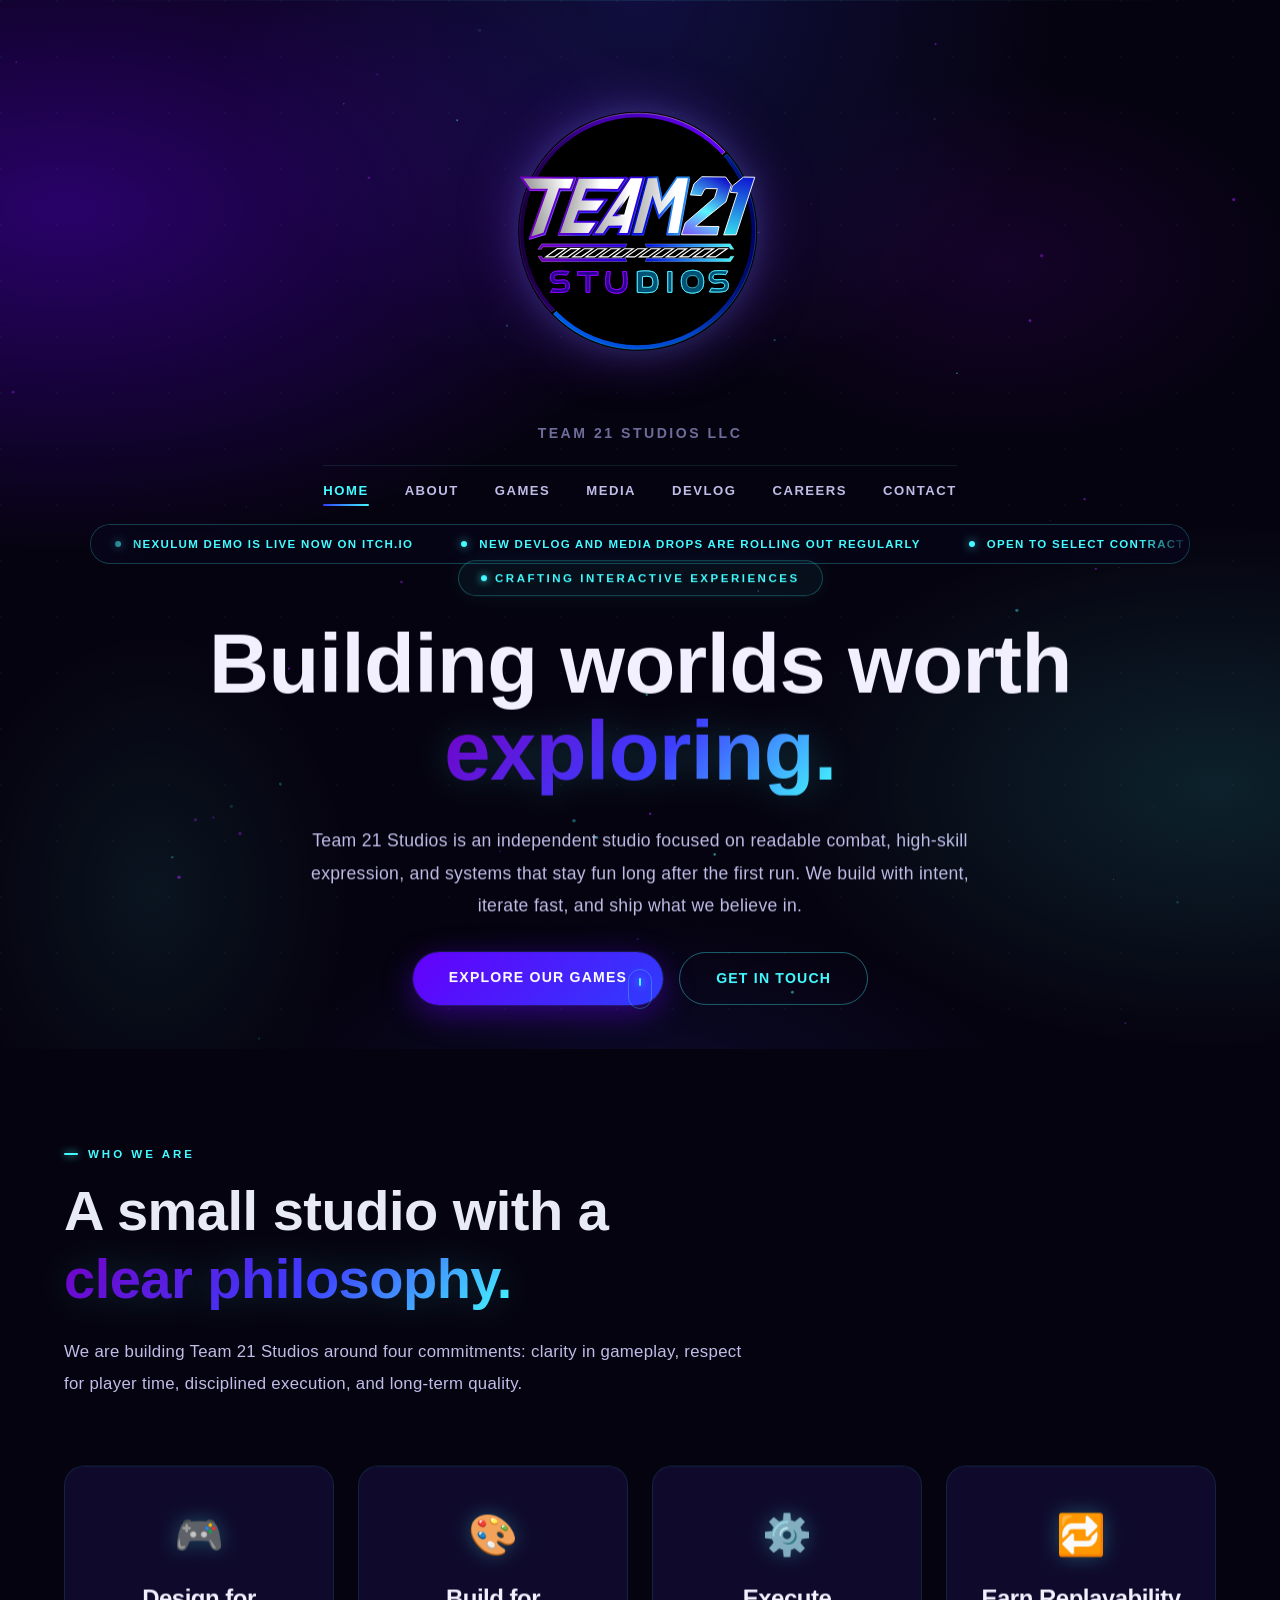
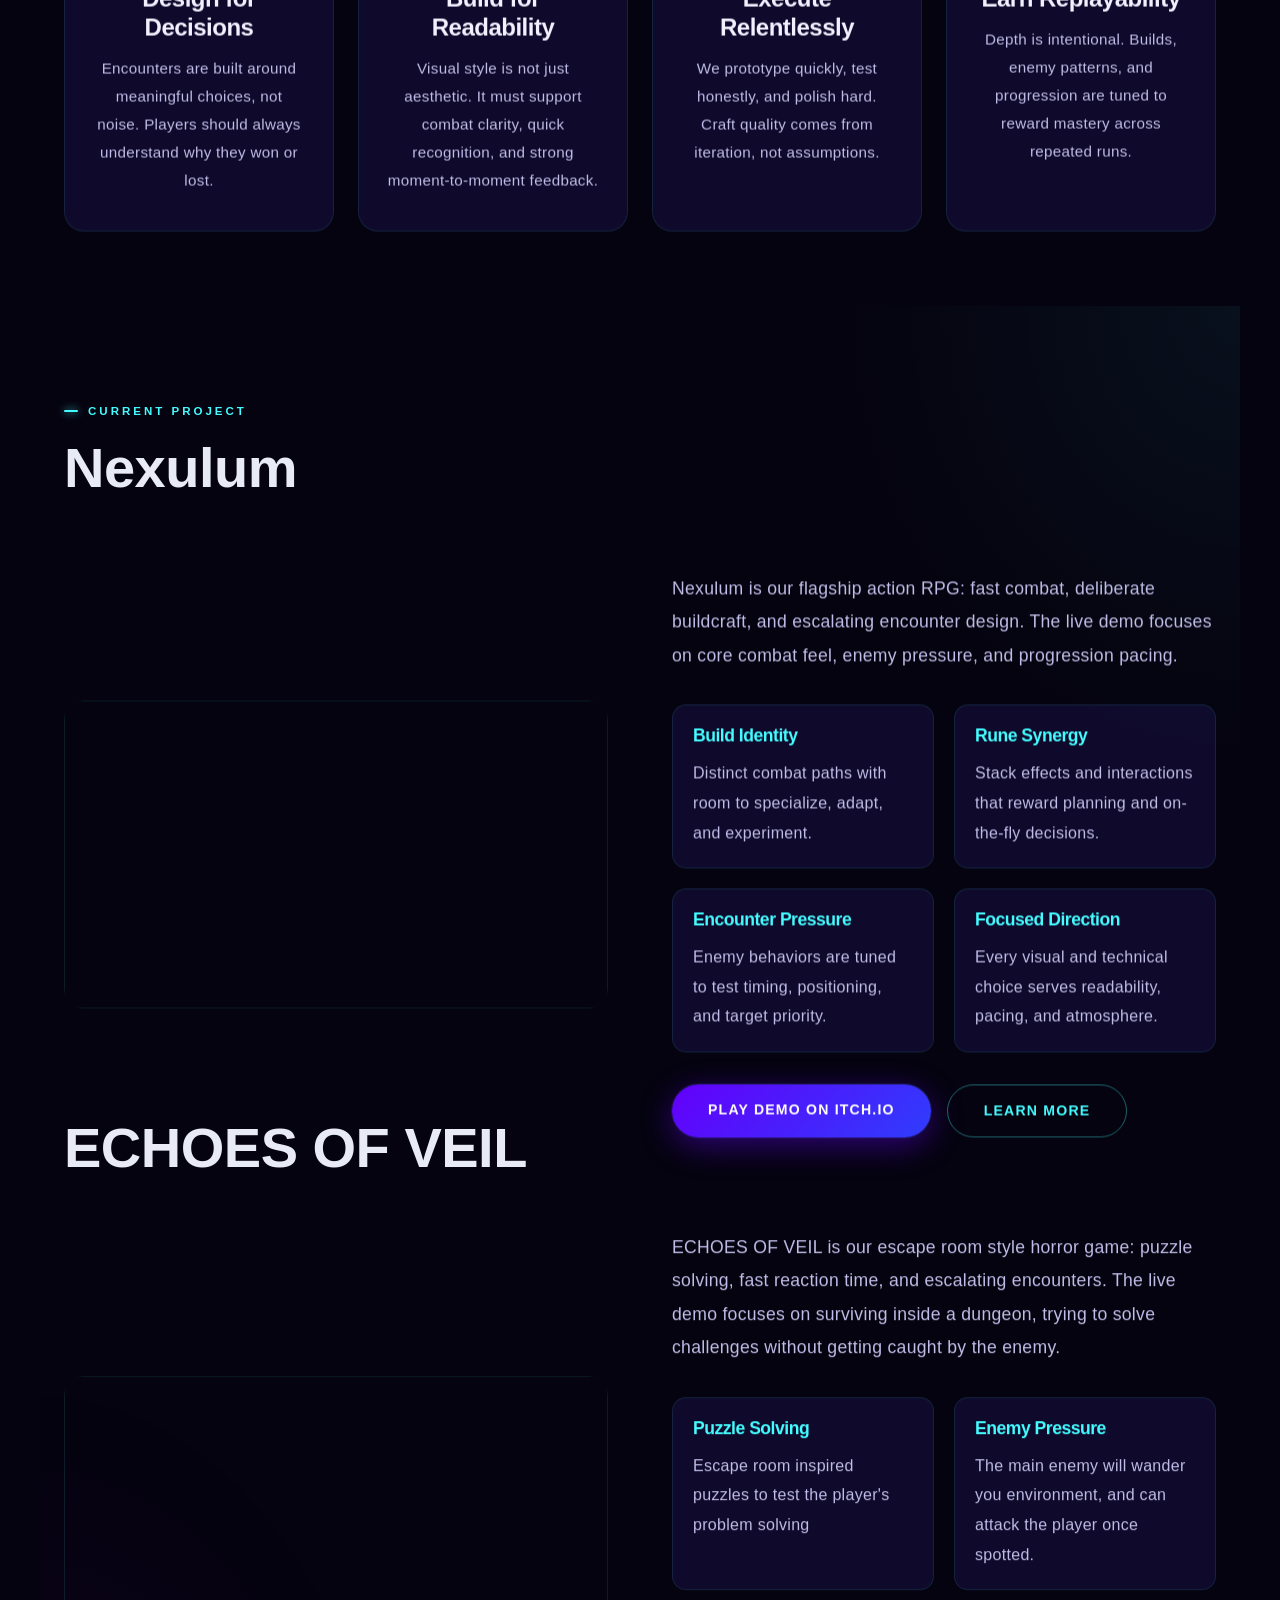
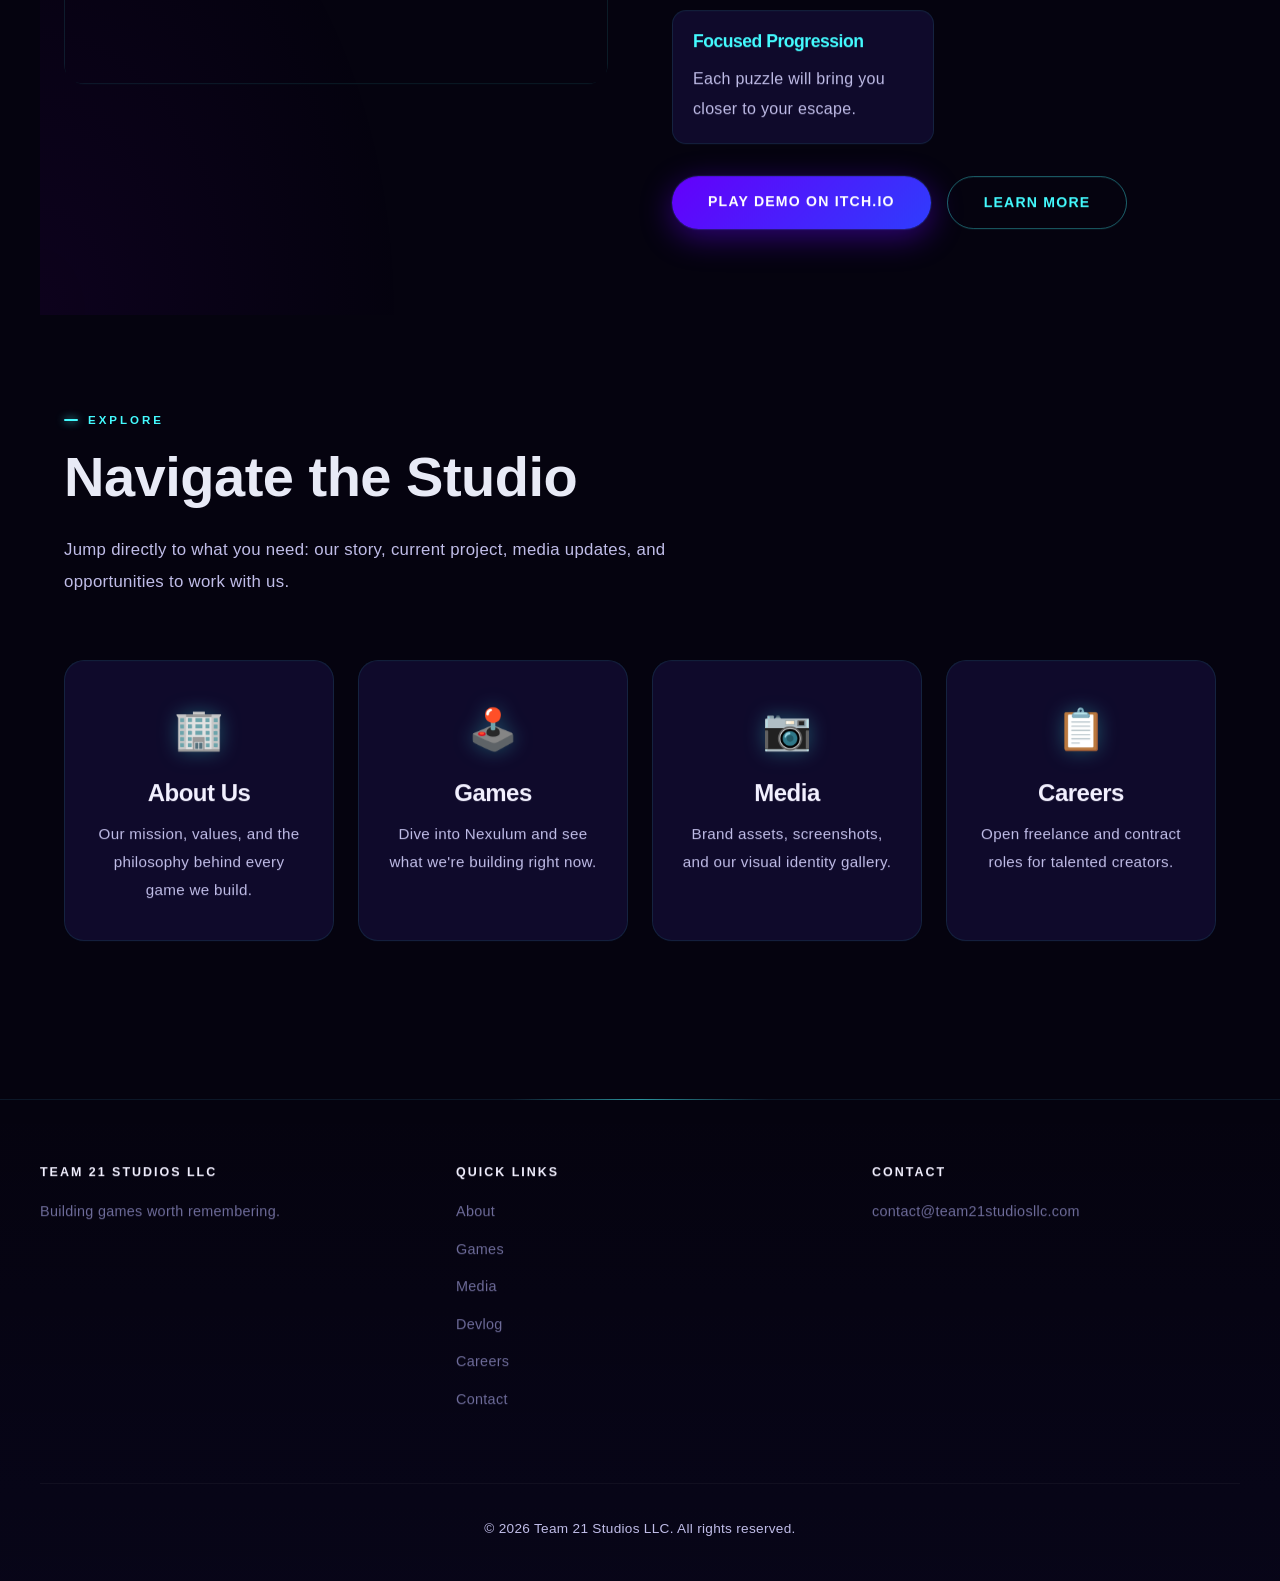
<file: index.html>
﻿<!DOCTYPE html>
<html lang="en">
<head>
  <meta charset="UTF-8" />
  <meta name="viewport" content="width=device-width, initial-scale=1.0" />
  <title>Team 21 Studios - Independent Game Development</title>
  <meta name="description" content="Team 21 Studios is an independent game development studio creating stylized, gameplay-first experiences. Explore Nexulum, media, and studio updates." />
  <link rel="canonical" href="https://team21studiosllc.com/" />
  <meta property="og:type" content="website" />
  <meta property="og:title" content="Team 21 Studios - Independent Game Development" />
  <meta property="og:description" content="Gameplay-first indie studio building Nexulum and future stylized experiences." />
  <meta property="og:url" content="https://team21studiosllc.com/" />
  <meta property="og:image" content="https://team21studiosllc.com/assets/T21S_logo_final.svg" />
  <meta name="twitter:card" content="summary_large_image" />
  <meta name="twitter:title" content="Team 21 Studios - Independent Game Development" />
  <meta name="twitter:description" content="Gameplay-first indie studio building Nexulum and future stylized experiences." />
  <meta name="twitter:image" content="https://team21studiosllc.com/assets/T21S_logo_final.svg" />
  <link rel="stylesheet" href="style.css?v=20260507d" />
  <link rel="icon" href="assets/T21S_logo_final.svg" type="image/svg+xml" />
  <!-- Google tag (gtag.js) -->
  <script async src="https://www.googletagmanager.com/gtag/js?id=G-SCTEXW3W62"></script>
  <script>
    window.dataLayer = window.dataLayer || [];
    function gtag(){dataLayer.push(arguments);}
    gtag('js', new Date());
    gtag('config', 'G-SCTEXW3W62');
  </script>
  <script src="script.js?v=20260507d" defer></script>
</head>
<body>
  <div class="ambient-bg" aria-hidden="true"></div>
  <div class="page-stars" aria-hidden="true"></div>
  <header class="hero">
    <canvas id="hero-particles" aria-hidden="true"></canvas>
    <nav class="navbar">
      <a class="logo" href="index.html" aria-label="Team 21 Studios home">
        <img src="assets/T21S_logo_final.svg" alt="Team 21 Studios logo" />
        <span class="logo-name">Team 21 Studios LLC</span>
      </a>
      <button class="nav-toggle" type="button" aria-label="Toggle navigation menu" aria-expanded="false">
        <span></span>
        <span></span>
        <span></span>
      </button>
      <div class="nav-links">
        <a class="active" href="index.html">Home</a>
        <a href="about.html">About</a>
        <a href="games.html">Games</a>
        <a href="media.html">Media</a>
        <a href="devlog.html">Devlog</a>
        <a href="careers.html">Careers</a>
        <a href="contact.html">Contact</a>
      </div>
    </nav>

    <section class="hero-content">
      <div class="hero-badge">Crafting Interactive Experiences</div>
      <h2>Building worlds worth<br><span class="gradient-text">exploring.</span></h2>
      <p>
        Team 21 Studios is an independent studio focused on readable combat,
        high-skill expression, and systems that stay fun long after the first run.
        We build with intent, iterate fast, and ship what we believe in.
      </p>
      <div class="button-group">
        <a class="button button-primary" href="games.html">Explore Our Games</a>
        <a class="button button-secondary" href="contact.html">Get In Touch</a>
      </div>
    </section>

    <div class="scroll-indicator">
      <span></span>
    </div>
  </header>

  <main>
    <!-- Studio Identity -->
    <section class="section about-section">
      <div class="section-label">Who We Are</div>
      <h2>A small studio with a<br><span class="gradient-text">clear philosophy.</span></h2>
      <p class="section-intro">
        We are building Team 21 Studios around four commitments: clarity in gameplay,
        respect for player time, disciplined execution, and long-term quality.
      </p>
      <div class="about-grid">
        <div class="about-card">
          <span class="card-icon">&#x1F3AE;</span>
          <h3>Design for Decisions</h3>
          <p>Encounters are built around meaningful choices, not noise. Players should always understand why they won or lost.</p>
        </div>
        <div class="about-card">
          <span class="card-icon">&#x1F3A8;</span>
          <h3>Build for Readability</h3>
          <p>Visual style is not just aesthetic. It must support combat clarity, quick recognition, and strong moment-to-moment feedback.</p>
        </div>
        <div class="about-card">
          <span class="card-icon">&#x2699;&#xFE0F;</span>
          <h3>Execute Relentlessly</h3>
          <p>We prototype quickly, test honestly, and polish hard. Craft quality comes from iteration, not assumptions.</p>
        </div>
        <div class="about-card">
          <span class="card-icon">&#x1F501;</span>
          <h3>Earn Replayability</h3>
          <p>Depth is intentional. Builds, enemy patterns, and progression are tuned to reward mastery across repeated runs.</p>
        </div>
      </div>
    </section>

    <!-- Current Project Spotlight -->
    <section class="section featured-game">
      <div class="section-label">Current Project</div>
      <h2>Nexulum</h2>
      <div class="featured-content">
        <div class="game-showcase">
          <div style="position:relative;padding-bottom:56.25%;height:0;overflow:hidden;border-radius:16px;border:1px solid var(--card-border);">
            <iframe
              src="https://www.youtube.com/embed/R0Y0dgRKFQM"
              title="Nexulum Official Trailer"
              frameborder="0"
              allow="accelerometer; autoplay; clipboard-write; encrypted-media; gyroscope; picture-in-picture"
              allowfullscreen
              style="position:absolute;top:0;left:0;width:100%;height:100%;">
            </iframe>
          </div>
        </div>
        <div class="game-details">
          <p class="lead-text">
            Nexulum is our flagship action RPG: fast combat, deliberate buildcraft,
            and escalating encounter design. The live demo focuses on core combat feel,
            enemy pressure, and progression pacing.
          </p>
          <div class="features-grid">
            <div class="feature">
              <h4>Build Identity</h4>
              <p>Distinct combat paths with room to specialize, adapt, and experiment.</p>
            </div>
            <div class="feature">
              <h4>Rune Synergy</h4>
              <p>Stack effects and interactions that reward planning and on-the-fly decisions.</p>
            </div>
            <div class="feature">
              <h4>Encounter Pressure</h4>
              <p>Enemy behaviors are tuned to test timing, positioning, and target priority.</p>
            </div>
            <div class="feature">
              <h4>Focused Direction</h4>
              <p>Every visual and technical choice serves readability, pacing, and atmosphere.</p>
            </div>
          </div>
          <div class="button-group" style="justify-content:flex-start;">
            <a class="button button-primary" href="https://team-21-studios-llc.itch.io/nexulum" target="_blank" rel="noopener">Play Demo on itch.io</a>
            <a class="button button-secondary" href="games.html">Learn More</a>
          </div>
        </div>
      </div>
      <h2>ECHOES OF VEIL</h2>
      <div class="featured-content">
        <div class="game-showcase">
          <div style="position:relative;padding-bottom:56.25%;height:0;overflow:hidden;border-radius:16px;border:1px solid var(--card-border);">
            <iframe
                    src="https://www.youtube.com/embed/XEdjW7ewRPM?si=nqcx4ilghknXZS2h"
                    title="ECHOES OF VEIL Official Trailer"
                    frameborder="0"
                    allow="accelerometer; autoplay; clipboard-write; encrypted-media; gyroscope; picture-in-picture"
                    allowfullscreen
                    style="position:absolute;top:0;left:0;width:100%;height:100%;">
            </iframe>
          </div>
        </div>
        <div class="game-details">
          <p class="lead-text">
            ECHOES OF VEIL is our escape room style horror game: puzzle solving, fast reaction time,
            and escalating encounters. The live demo focuses on surviving inside a dungeon, trying to
            solve challenges without getting caught by the enemy.
          </p>
          <div class="features-grid">
            <div class="feature">
              <h4>Puzzle Solving</h4>
              <p>Escape room inspired puzzles to test the player's problem solving</p>
            </div>
            <div class="feature">
              <h4>Enemy Pressure</h4>
              <p>The main enemy will wander you environment, and can attack the player once spotted.</p>
            </div>
            <div class="feature">
              <h4>Focused Progression</h4>
              <p>Each puzzle will bring you closer to your escape.</p>
            </div>
          </div>
          <div class="button-group" style="justify-content:flex-start;">
            <a class="button button-primary" href="https://team-21-studios-llc.itch.io/echoes-of-veil-demo" target="_blank" rel="noopener">Play Demo on itch.io</a>
            <a class="button button-secondary" href="games.html">Learn More</a>
          </div>
        </div>
      </div>
    </section>

    <!-- Navigation Cards -->
    <section class="section">
      <div class="section-label">Explore</div>
      <h2>Navigate the Studio</h2>
      <p class="section-intro">
        Jump directly to what you need: our story, current project, media updates, and opportunities to work with us.
      </p>
      <div class="about-grid">
        <a class="about-card" href="about.html">
          <span class="card-icon">&#x1F3E2;</span>
          <h3>About Us</h3>
          <p>Our mission, values, and the philosophy behind every game we build.</p>
        </a>
        <a class="about-card" href="games.html">
          <span class="card-icon">&#x1F579;&#xFE0F;</span>
          <h3>Games</h3>
          <p>Dive into Nexulum and see what we're building right now.</p>
        </a>
        <a class="about-card" href="media.html">
          <span class="card-icon">&#x1F4F7;</span>
          <h3>Media</h3>
          <p>Brand assets, screenshots, and our visual identity gallery.</p>
        </a>
        <a class="about-card" href="careers.html">
          <span class="card-icon">&#x1F4CB;</span>
          <h3>Careers</h3>
          <p>Open freelance and contract roles for talented creators.</p>
        </a>
      </div>
    </section>
  </main>

  <footer class="footer">
    <div class="footer-content">
      <div class="footer-section">
        <h4>Team 21 Studios LLC</h4>
        <p>Building games worth remembering.</p>
      </div>
      <div class="footer-section">
        <h4>Quick Links</h4>
        <ul>
          <li><a href="about.html">About</a></li>
          <li><a href="games.html">Games</a></li>
          <li><a href="media.html">Media</a></li>
          <li><a href="devlog.html">Devlog</a></li>
          <li><a href="careers.html">Careers</a></li>
          <li><a href="contact.html">Contact</a></li>
        </ul>
      </div>
      <div class="footer-section">
        <h4>Contact</h4>
        <ul>
          <li><a href="mailto:contact@team21studiosllc.com">contact@team21studiosllc.com</a></li>
        </ul>
      </div>
    </div>
    <div class="footer-bottom">
      <p>&copy; 2026 Team 21 Studios LLC. All rights reserved.</p>
    </div>
  </footer>
</body>
</html>
</file>
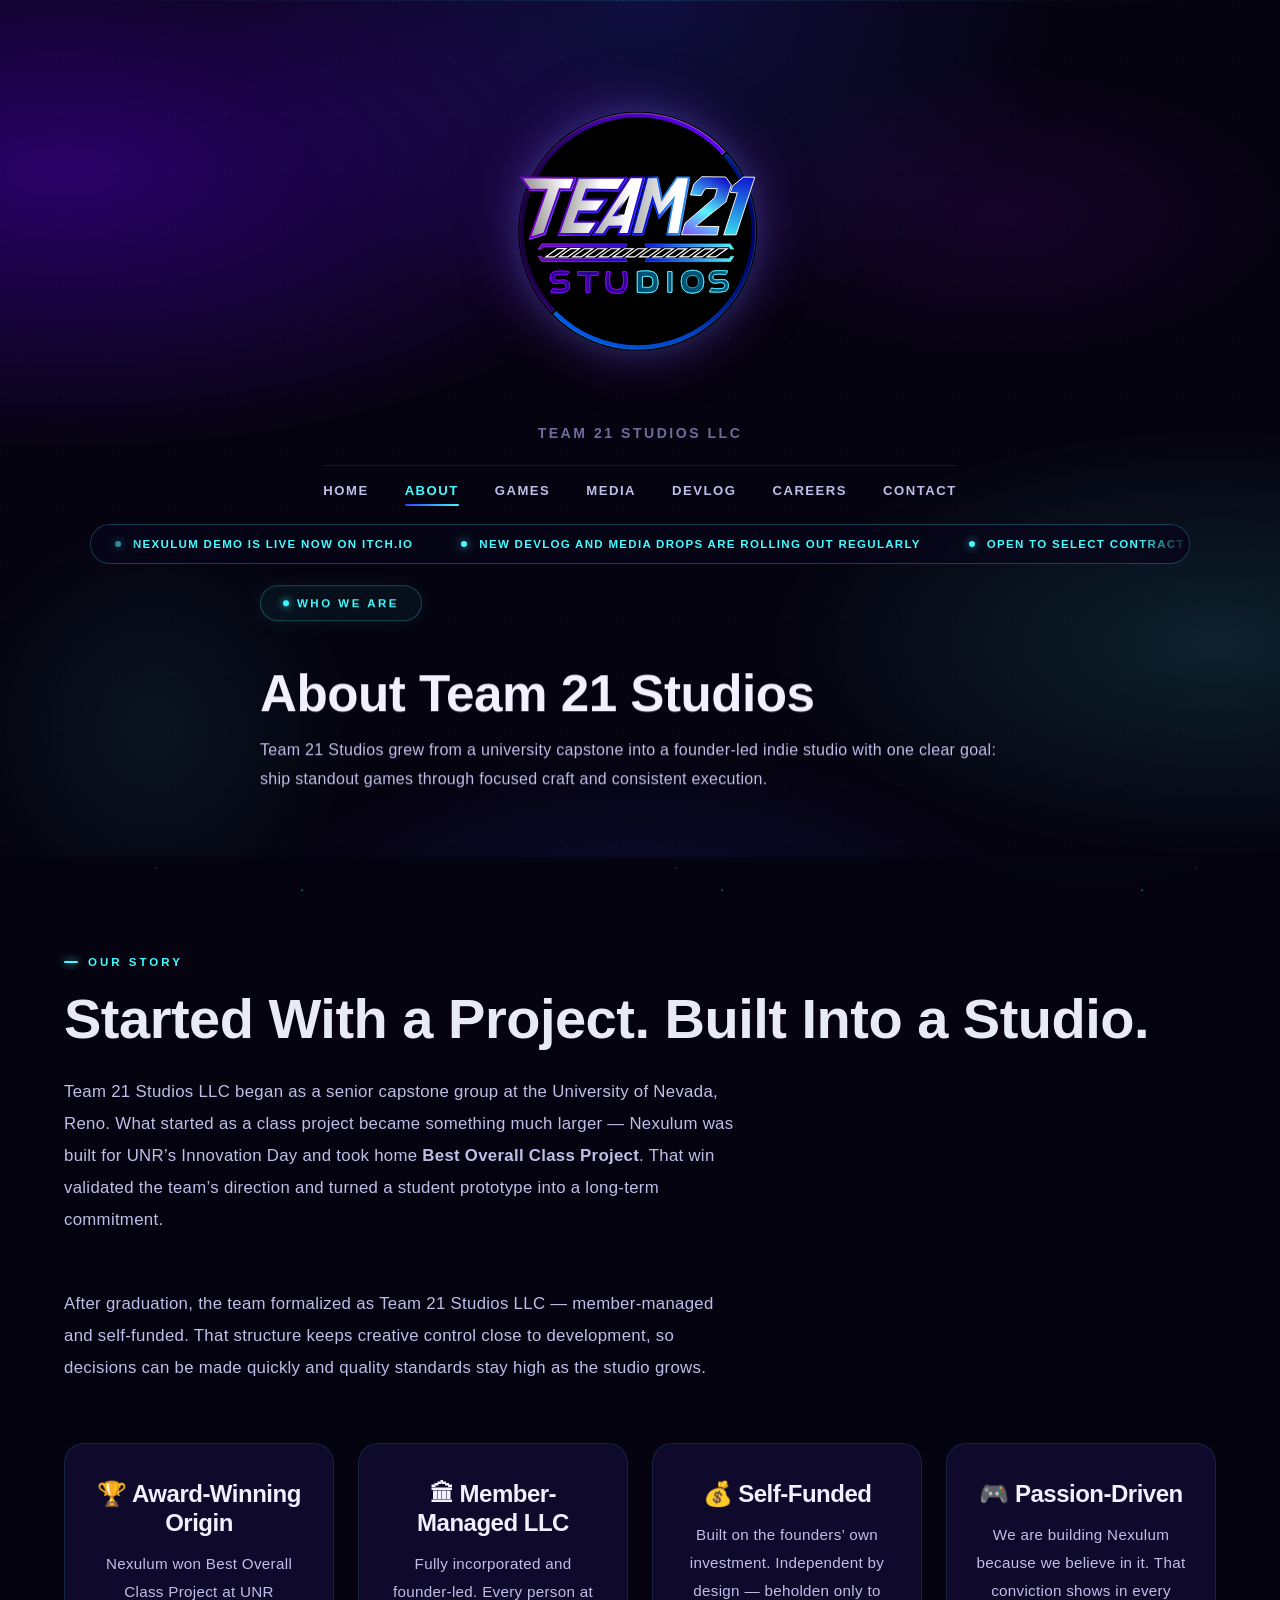
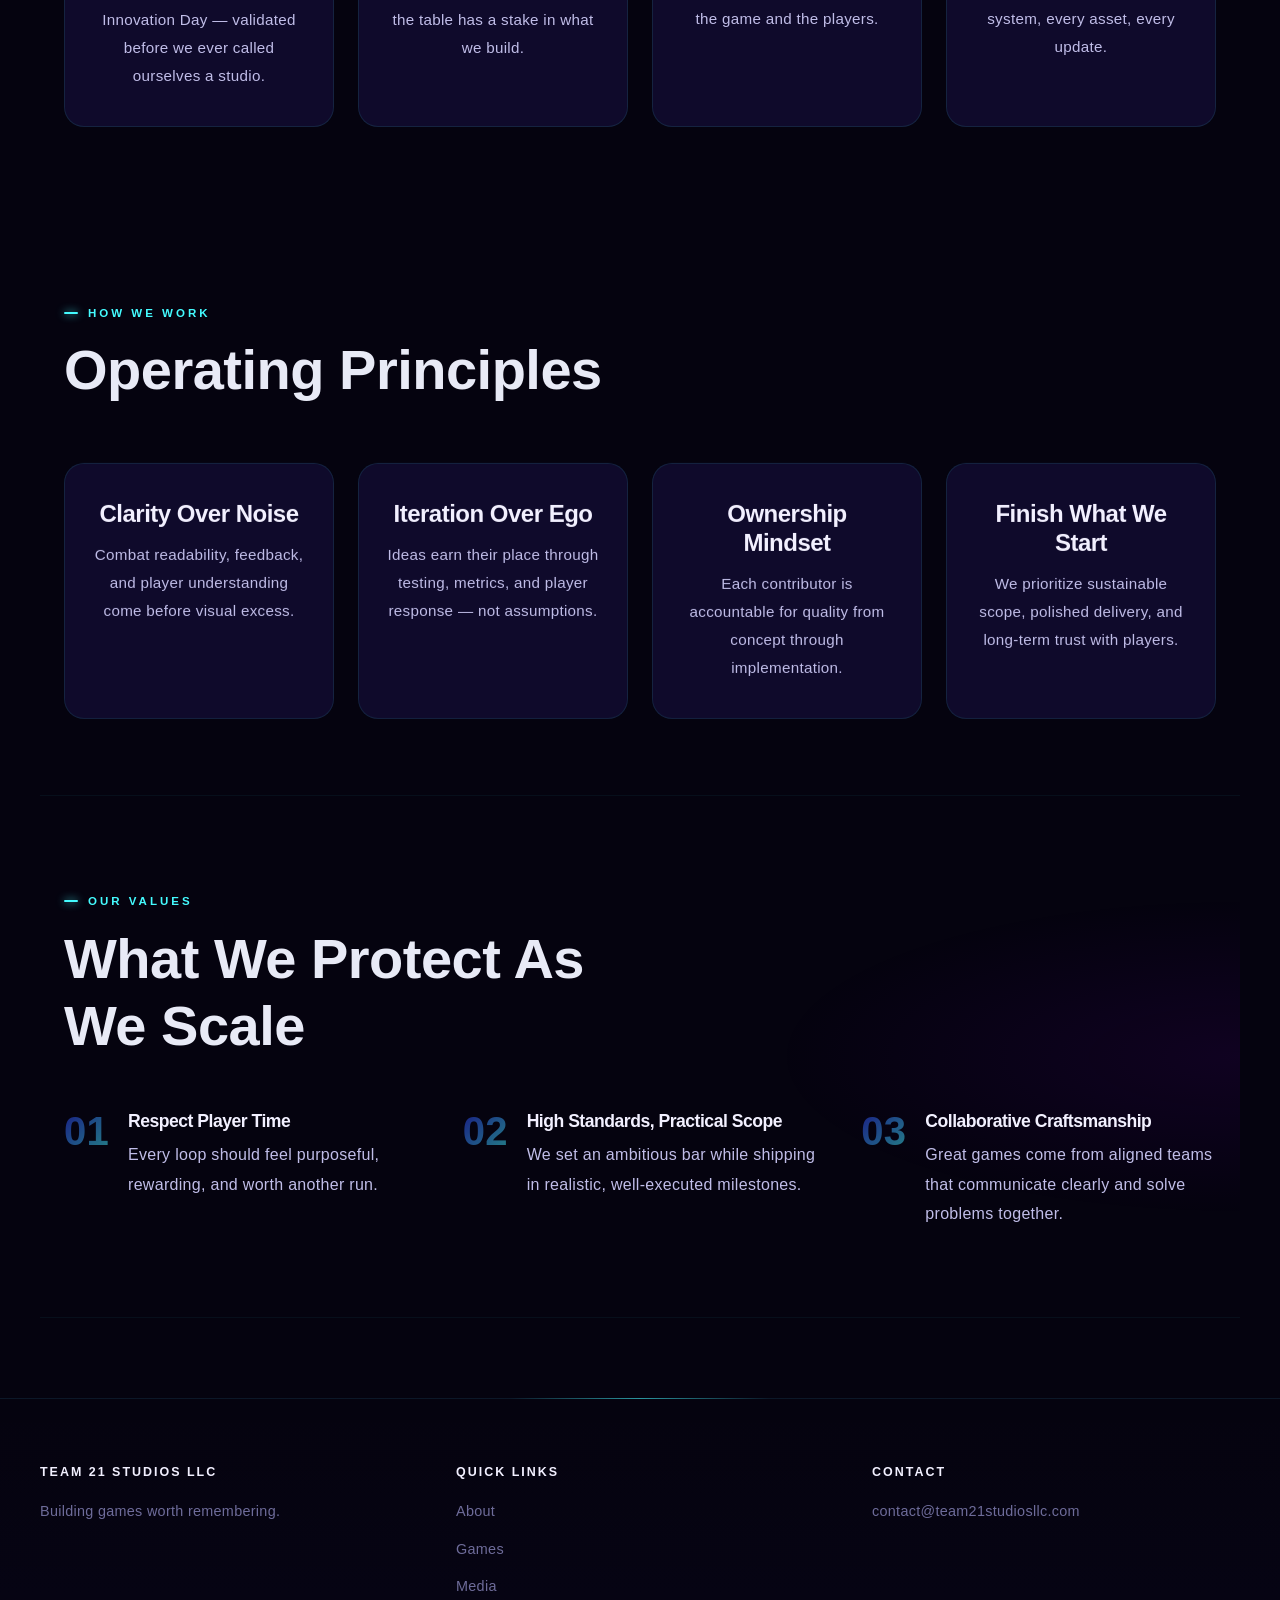
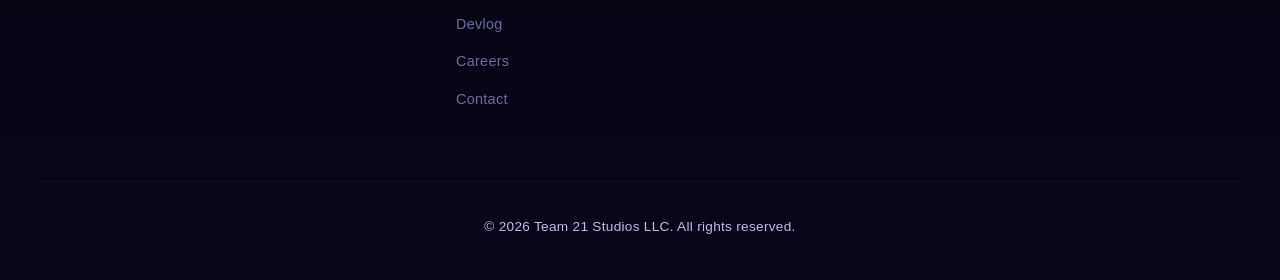
<file: about.html>
﻿<!DOCTYPE html>
<html lang="en">
<head>
  <meta charset="UTF-8" />
  <meta name="viewport" content="width=device-width, initial-scale=1.0" />
  <title>About - Team 21 Studios</title>
  <meta name="description" content="Learn how Team 21 Studios grew from a UNR capstone project into an award-winning indie game studio and LLC." />
  <link rel="canonical" href="https://team21studiosllc.com/about.html" />
  <meta property="og:type" content="website" />
  <meta property="og:title" content="About Team 21 Studios" />
  <meta property="og:description" content="The origin story, values, and mission behind Team 21 Studios LLC." />
  <meta property="og:url" content="https://team21studiosllc.com/about.html" />
  <meta property="og:image" content="https://team21studiosllc.com/assets/T21S_logo_final.svg" />
  <meta name="twitter:card" content="summary_large_image" />
  <meta name="twitter:title" content="About Team 21 Studios" />
  <meta name="twitter:description" content="The origin story, values, and mission behind Team 21 Studios LLC." />
  <meta name="twitter:image" content="https://team21studiosllc.com/assets/T21S_logo_final.svg" />
  <link rel="stylesheet" href="style.css?v=20260507d" />
  <link rel="icon" href="assets/T21S_logo_final.svg" type="image/svg+xml" />
  <!-- Google tag (gtag.js) -->
  <script async src="https://www.googletagmanager.com/gtag/js?id=G-SCTEXW3W62"></script>
  <script>
    window.dataLayer = window.dataLayer || [];
    function gtag(){dataLayer.push(arguments);}
    gtag('js', new Date());
    gtag('config', 'G-SCTEXW3W62');
  </script>
  <script src="script.js?v=20260507d" defer></script>
</head>
<body>
  <div class="ambient-bg" aria-hidden="true"></div>
  <div class="page-stars" aria-hidden="true"></div>
  <header class="hero page-hero">
    <nav class="navbar">
      <a class="logo" href="index.html" aria-label="Team 21 Studios home">
        <img src="assets/T21S_logo_final.svg" alt="Team 21 Studios logo" />
        <span class="logo-name">Team 21 Studios LLC</span>
      </a>
      <button class="nav-toggle" type="button" aria-label="Toggle navigation menu" aria-expanded="false">
        <span></span>
        <span></span>
        <span></span>
      </button>
      <div class="nav-links">
        <a href="index.html">Home</a>
        <a class="active" href="about.html">About</a>
        <a href="games.html">Games</a>
        <a href="media.html">Media</a>
        <a href="devlog.html">Devlog</a>
        <a href="careers.html">Careers</a>
        <a href="contact.html">Contact</a>
      </div>
    </nav>
    <div class="page-title-wrap">
      <div class="hero-badge">Who We Are</div>
      <h1>About Team 21 Studios</h1>
      <p>
        Team 21 Studios grew from a university capstone into a founder-led indie studio with
        one clear goal: ship standout games through focused craft and consistent execution.
      </p>
    </div>
  </header>

  <main>

    <!-- Origin Story -->
    <section class="section">
      <div class="section-label">Our Story</div>
      <h2>Started With a Project. Built Into a Studio.</h2>
      <p class="section-intro">
        Team 21 Studios LLC began as a senior capstone group at the University of Nevada, Reno.
        What started as a class project became something much larger &#x2014; Nexulum was built
        for UNR&#x2019;s Innovation Day and took home <strong>Best Overall Class Project</strong>.
        That win validated the team&#x2019;s direction and turned a student prototype into a long-term commitment.
      </p>
      <p class="section-intro" style="margin-top:16px;">
        After graduation, the team formalized as Team 21 Studios LLC &#x2014; member-managed and
        self-funded. That structure keeps creative control close to development, so decisions can be
        made quickly and quality standards stay high as the studio grows.
      </p>
      <div class="about-grid" style="margin-top:48px;">
        <div class="about-card">
          <h3>&#x1F3C6; Award-Winning Origin</h3>
          <p>Nexulum won Best Overall Class Project at UNR Innovation Day &#x2014; validated before we ever called ourselves a studio.</p>
        </div>
        <div class="about-card">
          <h3>&#x1F3DB; Member-Managed LLC</h3>
          <p>Fully incorporated and founder-led. Every person at the table has a stake in what we build.</p>
        </div>
        <div class="about-card">
          <h3>&#x1F4B0; Self-Funded</h3>
          <p>Built on the founders&#x2019; own investment. Independent by design &#x2014; beholden only to the game and the players.</p>
        </div>
        <div class="about-card">
          <h3>&#x1F3AE; Passion-Driven</h3>
          <p>We are building Nexulum because we believe in it. That conviction shows in every system, every asset, every update.</p>
        </div>
      </div>
    </section>

    <section class="section about-section">
      <div class="section-label">How We Work</div>
      <h2>Operating Principles</h2>
      <div class="about-grid">
        <div class="about-card">
          <h3>Clarity Over Noise</h3>
          <p>Combat readability, feedback, and player understanding come before visual excess.</p>
        </div>
        <div class="about-card">
          <h3>Iteration Over Ego</h3>
          <p>Ideas earn their place through testing, metrics, and player response &#x2014; not assumptions.</p>
        </div>
        <div class="about-card">
          <h3>Ownership Mindset</h3>
          <p>Each contributor is accountable for quality from concept through implementation.</p>
        </div>
        <div class="about-card">
          <h3>Finish What We Start</h3>
          <p>We prioritize sustainable scope, polished delivery, and long-term trust with players.</p>
        </div>
      </div>
    </section>

    <section class="section vision-section">
      <div class="vision-content">
        <div class="section-label">Our Values</div>
        <h2>What We Protect As We Scale</h2>
        <div class="values-list">
          <div class="value-item">
            <span class="value-number">01</span>
            <h4>Respect Player Time</h4>
            <p>Every loop should feel purposeful, rewarding, and worth another run.</p>
          </div>
          <div class="value-item">
            <span class="value-number">02</span>
            <h4>High Standards, Practical Scope</h4>
            <p>We set an ambitious bar while shipping in realistic, well-executed milestones.</p>
          </div>
          <div class="value-item">
            <span class="value-number">03</span>
            <h4>Collaborative Craftsmanship</h4>
            <p>Great games come from aligned teams that communicate clearly and solve problems together.</p>
          </div>
        </div>
      </div>
    </section>
  </main>

  <footer class="footer">
    <div class="footer-content">
      <div class="footer-section">
        <h4>Team 21 Studios LLC</h4>
        <p>Building games worth remembering.</p>
      </div>
      <div class="footer-section">
        <h4>Quick Links</h4>
        <ul>
          <li><a href="about.html">About</a></li>
          <li><a href="games.html">Games</a></li>
          <li><a href="media.html">Media</a></li>
          <li><a href="devlog.html">Devlog</a></li>
          <li><a href="careers.html">Careers</a></li>
          <li><a href="contact.html">Contact</a></li>
        </ul>
      </div>
      <div class="footer-section">
        <h4>Contact</h4>
        <ul>
          <li><a href="mailto:contact@team21studiosllc.com">contact@team21studiosllc.com</a></li>
        </ul>
      </div>
    </div>
    <div class="footer-bottom">
      <p>&copy; 2026 Team 21 Studios LLC. All rights reserved.</p>
    </div>
  </footer>
</body>
</html>
</file>
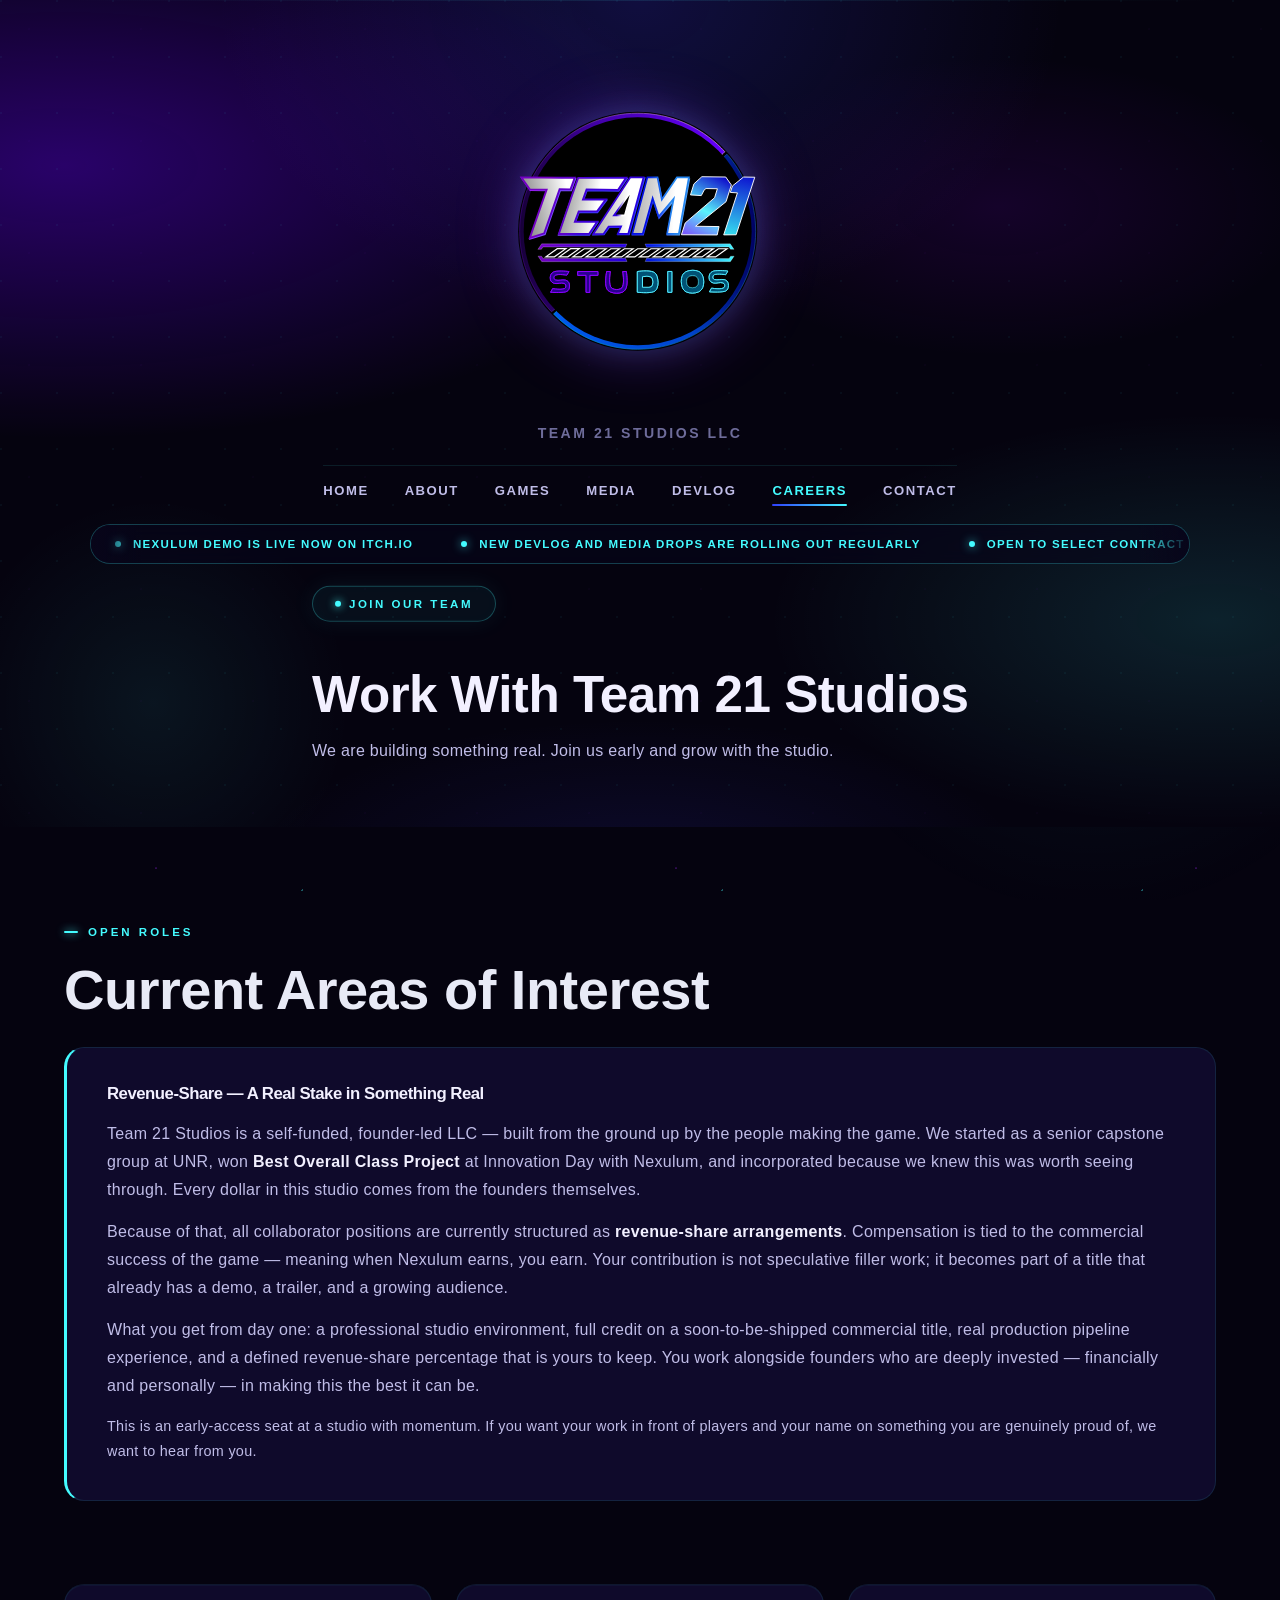
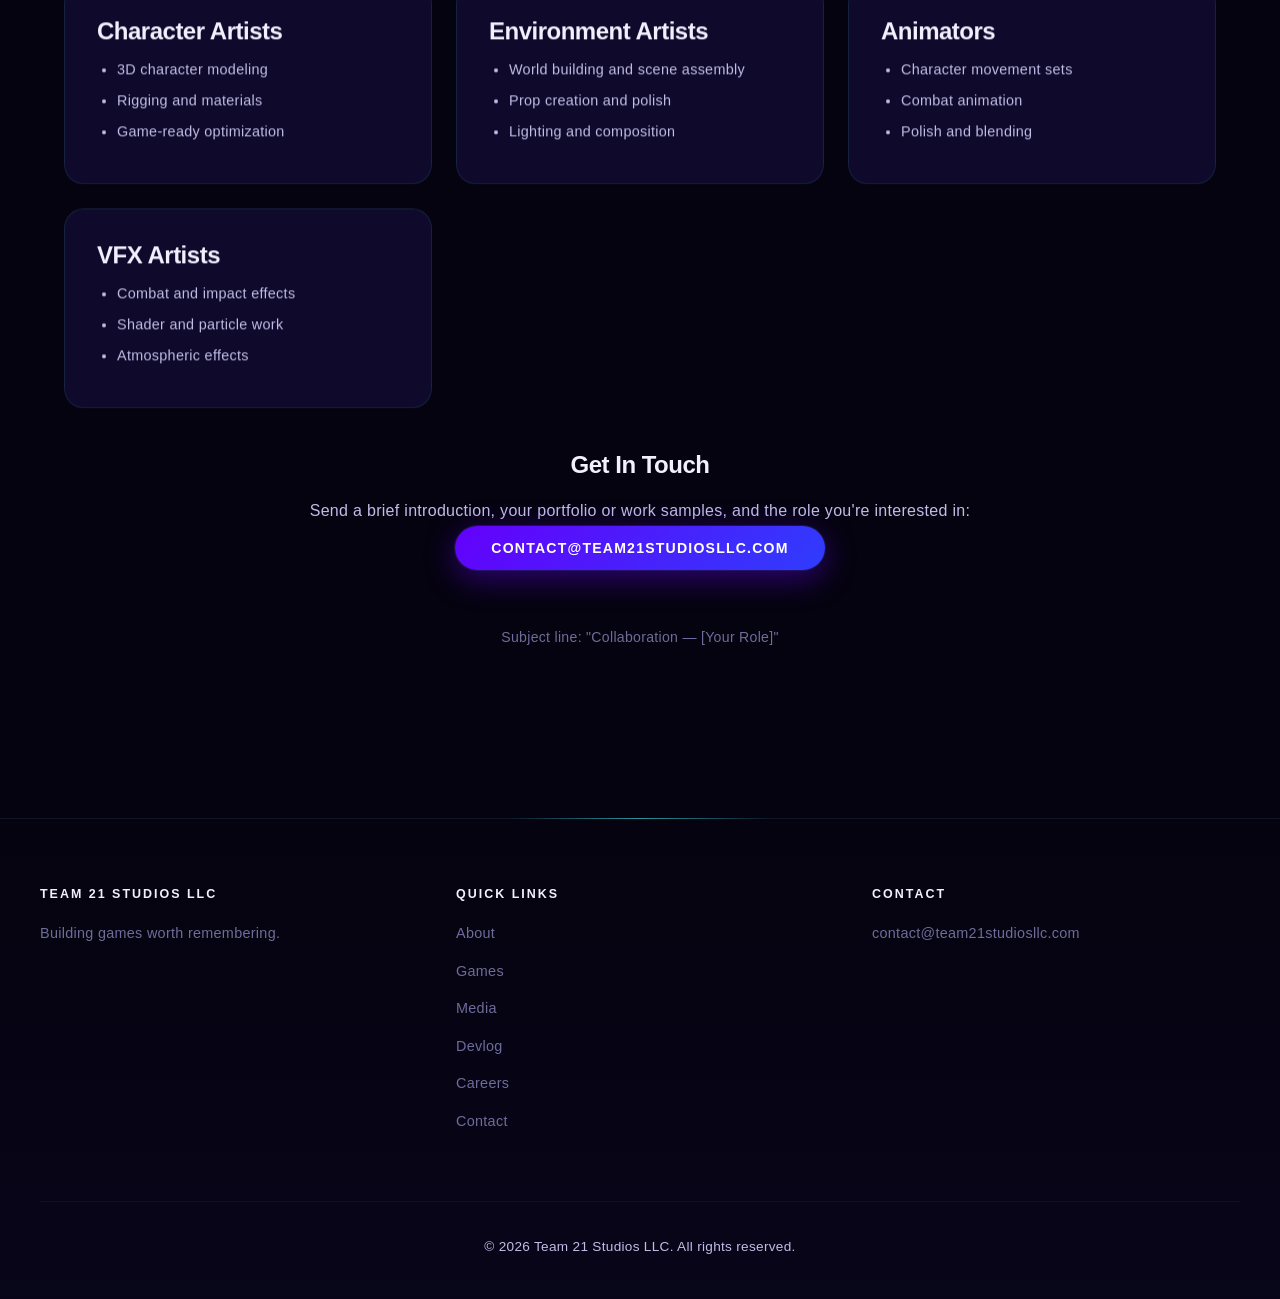
<file: careers.html>
﻿<!DOCTYPE html>
<html lang="en">
<head>
  <meta charset="UTF-8" />
  <meta name="viewport" content="width=device-width, initial-scale=1.0" />
  <title>Careers - Team 21 Studios</title>
  <meta name="description" content="Join Team 21 Studios in early-stage roles focused on art, animation, VFX, and game development collaboration." />
  <link rel="canonical" href="https://team21studiosllc.com/careers.html" />
  <meta property="og:type" content="website" />
  <meta property="og:title" content="Careers - Team 21 Studios" />
  <meta property="og:description" content="Open collaboration opportunities at Team 21 Studios for artists, animators, and VFX talent." />
  <meta property="og:url" content="https://team21studiosllc.com/careers.html" />
  <meta property="og:image" content="https://team21studiosllc.com/assets/T21S_logo_final.svg" />
  <meta name="twitter:card" content="summary_large_image" />
  <meta name="twitter:title" content="Careers - Team 21 Studios" />
  <meta name="twitter:description" content="Open collaboration opportunities at Team 21 Studios for artists, animators, and VFX talent." />
  <meta name="twitter:image" content="https://team21studiosllc.com/assets/T21S_logo_final.svg" />
  <link rel="stylesheet" href="style.css?v=20260507d" />
  <link rel="icon" href="assets/T21S_logo_final.svg" type="image/svg+xml" />
  <!-- Google tag (gtag.js) -->
  <script async src="https://www.googletagmanager.com/gtag/js?id=G-SCTEXW3W62"></script>
  <script>
    window.dataLayer = window.dataLayer || [];
    function gtag(){dataLayer.push(arguments);}
    gtag('js', new Date());
    gtag('config', 'G-SCTEXW3W62');
  </script>
  <script src="script.js?v=20260507d" defer></script>
</head>
<body>
  <div class="ambient-bg" aria-hidden="true"></div>
  <div class="page-stars" aria-hidden="true"></div>
  <header class="hero page-hero">
    <nav class="navbar">
      <a class="logo" href="index.html" aria-label="Team 21 Studios home">
        <img src="assets/T21S_logo_final.svg" alt="Team 21 Studios logo" />
        <span class="logo-name">Team 21 Studios LLC</span>
      </a>
      <button class="nav-toggle" type="button" aria-label="Toggle navigation menu" aria-expanded="false">
        <span></span>
        <span></span>
        <span></span>
      </button>
      <div class="nav-links">
        <a href="index.html">Home</a>
        <a href="about.html">About</a>
        <a href="games.html">Games</a>
        <a href="media.html">Media</a>
        <a href="devlog.html">Devlog</a>
        <a class="active" href="careers.html">Careers</a>
        <a href="contact.html">Contact</a>
      </div>
    </nav>
    <div class="page-title-wrap">
      <div class="hero-badge">Join Our Team</div>
      <h1>Work With Team 21 Studios</h1>
      <p>
        We are building something real. Join us early and grow with the studio.
      </p>
    </div>
  </header>

  <main>
    <section class="section careers-section">
      <div class="section-label">Open Roles</div>
      <h2>Current Areas of Interest</h2>

      <!-- Compensation Notice -->
      <div style="margin-bottom:48px; padding:36px 40px; background:var(--card-bg); border:1px solid var(--card-border); border-radius:20px; backdrop-filter:blur(14px); border-left:3px solid var(--accent);">
        <h3 style="margin-bottom:16px; font-size:1.05rem;">Revenue-Share &#x2014; A Real Stake in Something Real</h3>
        <p style="color:var(--text-secondary); line-height:1.75; margin-bottom:14px;">
          Team 21 Studios is a self-funded, founder-led LLC &#x2014; built from the ground up by
          the people making the game. We started as a senior capstone group at UNR, won
          <strong style="color:var(--text-primary);">Best Overall Class Project</strong> at Innovation Day with Nexulum,
          and incorporated because we knew this was worth seeing through. Every dollar in this
          studio comes from the founders themselves.
        </p>
        <p style="color:var(--text-secondary); line-height:1.75; margin-bottom:14px;">
          Because of that, all collaborator positions are currently structured as
          <strong style="color:var(--text-primary);">revenue-share arrangements</strong>. Compensation is tied to the
          commercial success of the game &#x2014; meaning when Nexulum earns, you earn. Your
          contribution is not speculative filler work; it becomes part of a title that already
          has a demo, a trailer, and a growing audience.
        </p>
        <p style="color:var(--text-secondary); line-height:1.75; margin-bottom:14px;">
          What you get from day one: a professional studio environment, full credit on a soon-to-be-shipped
          commercial title, real production pipeline experience, and a defined revenue-share percentage
          that is yours to keep. You work alongside founders who are deeply invested &#x2014; financially
          and personally &#x2014; in making this the best it can be.
        </p>
        <p style="color:var(--text-secondary); line-height:1.75; font-size:0.9rem;">
          This is an early-access seat at a studio with momentum. If you want your work in front
          of players and your name on something you are genuinely proud of, we want to hear from you.
        </p>
      </div>

      <div class="careers-grid">
        <div class="job-card">
          <h3>Character Artists</h3>
          <ul>
            <li>3D character modeling</li>
            <li>Rigging and materials</li>
            <li>Game-ready optimization</li>
          </ul>
        </div>
        <div class="job-card">
          <h3>Environment Artists</h3>
          <ul>
            <li>World building and scene assembly</li>
            <li>Prop creation and polish</li>
            <li>Lighting and composition</li>
          </ul>
        </div>
        <div class="job-card">
          <h3>Animators</h3>
          <ul>
            <li>Character movement sets</li>
            <li>Combat animation</li>
            <li>Polish and blending</li>
          </ul>
        </div>
        <div class="job-card">
          <h3>VFX Artists</h3>
          <ul>
            <li>Combat and impact effects</li>
            <li>Shader and particle work</li>
            <li>Atmospheric effects</li>
          </ul>
        </div>
      </div>

      <div class="application-section application-section-plain">
        <h3>Get In Touch</h3>
        <p>Send a brief introduction, your portfolio or work samples, and the role you're interested in:</p>
        <button
          id="copy-email-btn"
          onclick="copyEmail()"
          class="button button-primary"
          style="cursor:pointer; font-family:inherit; border:none;"
          aria-label="Copy email address to clipboard"
        >contact@team21studiosllc.com</button>
        <span
          id="copy-confirm"
          style="display:block; height:20px; margin-top:10px; font-size:0.8rem; color:var(--accent); opacity:0; transition:opacity 0.3s;"
          aria-live="polite"
        >&#x2713; Copied to clipboard</span>
        <p class="apply-note">Subject line: "Collaboration &#x2014; [Your Role]"</p>
      </div>
    </section>
  </main>

  <footer class="footer">
    <div class="footer-content">
      <div class="footer-section">
        <h4>Team 21 Studios LLC</h4>
        <p>Building games worth remembering.</p>
      </div>
      <div class="footer-section">
        <h4>Quick Links</h4>
        <ul>
          <li><a href="about.html">About</a></li>
          <li><a href="games.html">Games</a></li>
          <li><a href="media.html">Media</a></li>
          <li><a href="devlog.html">Devlog</a></li>
          <li><a href="careers.html">Careers</a></li>
          <li><a href="contact.html">Contact</a></li>
        </ul>
      </div>
      <div class="footer-section">
        <h4>Contact</h4>
        <ul>
          <li><a href="mailto:contact@team21studiosllc.com">contact@team21studiosllc.com</a></li>
        </ul>
      </div>
    </div>
    <div class="footer-bottom">
      <p>&copy; 2026 Team 21 Studios LLC. All rights reserved.</p>
    </div>
  </footer>
  <script>
    function copyEmail() {
      navigator.clipboard.writeText('contact@team21studiosllc.com').then(function () {
        var confirm = document.getElementById('copy-confirm');
        var btn = document.getElementById('copy-email-btn');
        confirm.style.opacity = '1';
        btn.style.opacity = '0.75';
        setTimeout(function () {
          confirm.style.opacity = '0';
          btn.style.opacity = '1';
        }, 2500);
      });
    }
  </script>
</body>
</html>
</file>
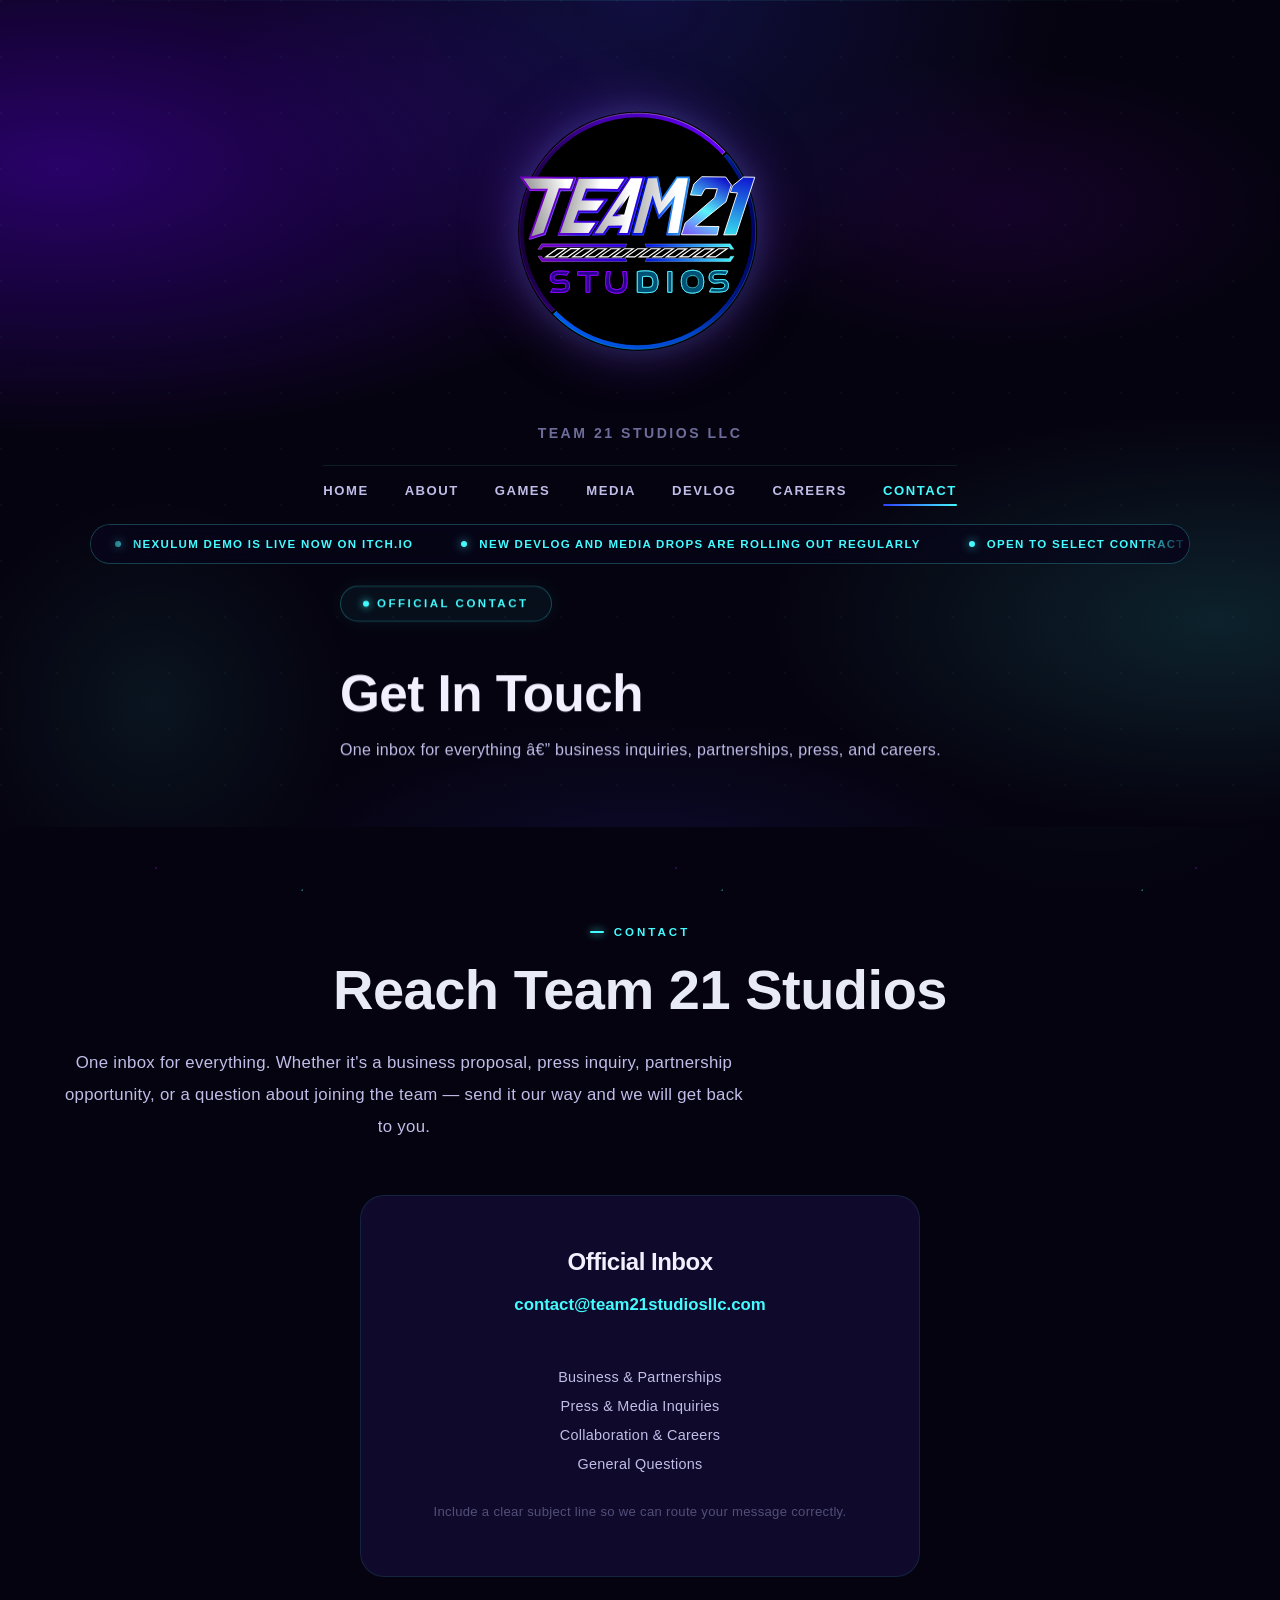
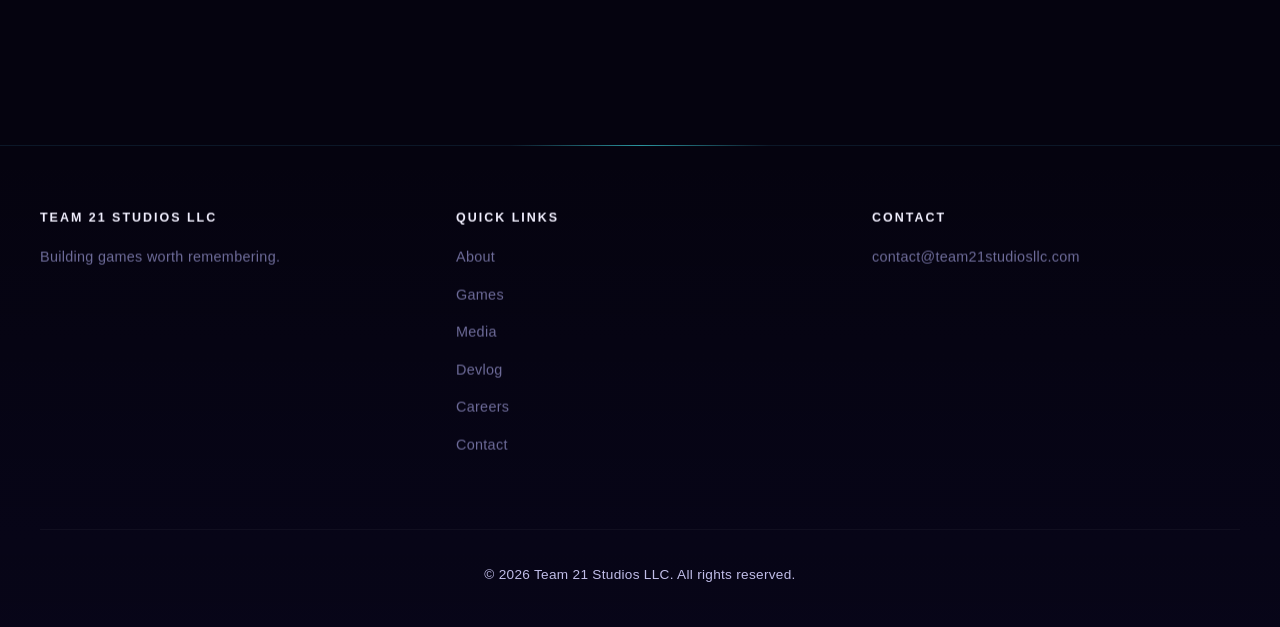
<file: contact.html>
﻿<!DOCTYPE html>
<html lang="en">
<head>
  <meta charset="UTF-8" />
  <meta name="viewport" content="width=device-width, initial-scale=1.0" />
  <title>Contact - Team 21 Studios</title>
  <meta name="description" content="Contact Team 21 Studios for partnerships, press, collaboration inquiries, and general studio questions." />
  <link rel="canonical" href="https://team21studiosllc.com/contact.html" />
  <meta property="og:type" content="website" />
  <meta property="og:title" content="Contact - Team 21 Studios" />
  <meta property="og:description" content="Get in touch with Team 21 Studios for business, media, and collaboration opportunities." />
  <meta property="og:url" content="https://team21studiosllc.com/contact.html" />
  <meta property="og:image" content="https://team21studiosllc.com/assets/T21S_logo_final.svg" />
  <meta name="twitter:card" content="summary_large_image" />
  <meta name="twitter:title" content="Contact - Team 21 Studios" />
  <meta name="twitter:description" content="Get in touch with Team 21 Studios for business, media, and collaboration opportunities." />
  <meta name="twitter:image" content="https://team21studiosllc.com/assets/T21S_logo_final.svg" />
  <link rel="stylesheet" href="style.css?v=20260507d" />
  <link rel="icon" href="assets/T21S_logo_final.svg" type="image/svg+xml" />
  <!-- Google tag (gtag.js) -->
  <script async src="https://www.googletagmanager.com/gtag/js?id=G-SCTEXW3W62"></script>
  <script>
    window.dataLayer = window.dataLayer || [];
    function gtag(){dataLayer.push(arguments);}
    gtag('js', new Date());
    gtag('config', 'G-SCTEXW3W62');
  </script>
  <script src="script.js?v=20260507d" defer></script>
</head>
<body>
  <div class="ambient-bg" aria-hidden="true"></div>
  <div class="page-stars" aria-hidden="true"></div>
  <header class="hero page-hero">
    <nav class="navbar">
      <a class="logo" href="index.html" aria-label="Team 21 Studios home">
        <img src="assets/T21S_logo_final.svg" alt="Team 21 Studios logo" />
        <span class="logo-name">Team 21 Studios LLC</span>
      </a>
      <button class="nav-toggle" type="button" aria-label="Toggle navigation menu" aria-expanded="false">
        <span></span>
        <span></span>
        <span></span>
      </button>
      <div class="nav-links">
        <a href="index.html">Home</a>
        <a href="about.html">About</a>
        <a href="games.html">Games</a>
        <a href="media.html">Media</a>
        <a href="devlog.html">Devlog</a>
        <a href="careers.html">Careers</a>
        <a class="active" href="contact.html">Contact</a>
      </div>
    </nav>
    <div class="page-title-wrap">
      <div class="hero-badge">Official Contact</div>
      <h1>Get In Touch</h1>
      <p>
        One inbox for everything â€” business inquiries, partnerships, press, and careers.
      </p>
    </div>
  </header>

  <main>
    <section class="section contact-section">
      <div class="section-label">Contact</div>
      <h2>Reach Team 21 Studios</h2>
      <p class="section-intro">
        One inbox for everything. Whether it's a business proposal, press inquiry,
        partnership opportunity, or a question about joining the team &#x2014; send it our way
        and we will get back to you.
      </p>
      <div class="contact-options" style="max-width:560px; margin: 48px auto 0; grid-template-columns: 1fr;">
        <div class="contact-card" style="text-align:center;">
          <h3>Official Inbox</h3>
          <button
            id="copy-email-btn"
            onclick="copyEmail()"
            style="
              display:inline-block;
              font-size:1.05rem;
              font-weight:600;
              color:var(--accent);
              background:none;
              border:none;
              cursor:pointer;
              word-break:break-all;
              padding:0;
              font-family:inherit;
              transition:color 0.2s;
            "
            aria-label="Copy email address to clipboard"
          >contact@team21studiosllc.com</button>
          <span
            id="copy-confirm"
            style="
              display:block;
              height:20px;
              margin-top:8px;
              font-size:0.8rem;
              color:var(--accent);
              opacity:0;
              transition:opacity 0.3s;
            "
            aria-live="polite"
          >&#x2713; Copied to clipboard</span>
          <ul style="list-style:none; padding:0; margin:20px 0 0; display:flex; flex-direction:column; gap:6px;">
            <li style="font-size:0.9rem; color:var(--text-secondary);">Business &amp; Partnerships</li>
            <li style="font-size:0.9rem; color:var(--text-secondary);">Press &amp; Media Inquiries</li>
            <li style="font-size:0.9rem; color:var(--text-secondary);">Collaboration &amp; Careers</li>
            <li style="font-size:0.9rem; color:var(--text-secondary);">General Questions</li>
          </ul>
          <p style="margin-top:24px; font-size:0.82rem; color:var(--text-muted, var(--text-secondary)); opacity:0.7;">
            Include a clear subject line so we can route your message correctly.
          </p>
        </div>
      </div>
    </section>
  </main>

  <footer class="footer">
    <div class="footer-content">
      <div class="footer-section">
        <h4>Team 21 Studios LLC</h4>
        <p>Building games worth remembering.</p>
      </div>
      <div class="footer-section">
        <h4>Quick Links</h4>
        <ul>
          <li><a href="about.html">About</a></li>
          <li><a href="games.html">Games</a></li>
          <li><a href="media.html">Media</a></li>
          <li><a href="devlog.html">Devlog</a></li>
          <li><a href="careers.html">Careers</a></li>
          <li><a href="contact.html">Contact</a></li>
        </ul>
      </div>
      <div class="footer-section">
        <h4>Contact</h4>
        <ul>
          <li><a href="mailto:contact@team21studiosllc.com">contact@team21studiosllc.com</a></li>
        </ul>
      </div>
    </div>
    <div class="footer-bottom">
      <p>&copy; 2026 Team 21 Studios LLC. All rights reserved.</p>
    </div>
  </footer>
  <script>
    function copyEmail() {
      navigator.clipboard.writeText('contact@team21studiosllc.com').then(function () {
        var confirm = document.getElementById('copy-confirm');
        var btn = document.getElementById('copy-email-btn');
        confirm.style.opacity = '1';
        btn.style.color = 'var(--cyan-soft, #59f4fb)';
        setTimeout(function () {
          confirm.style.opacity = '0';
          btn.style.color = 'var(--accent)';
        }, 2500);
      });
    }
  </script>
</body>
</html>
</file>
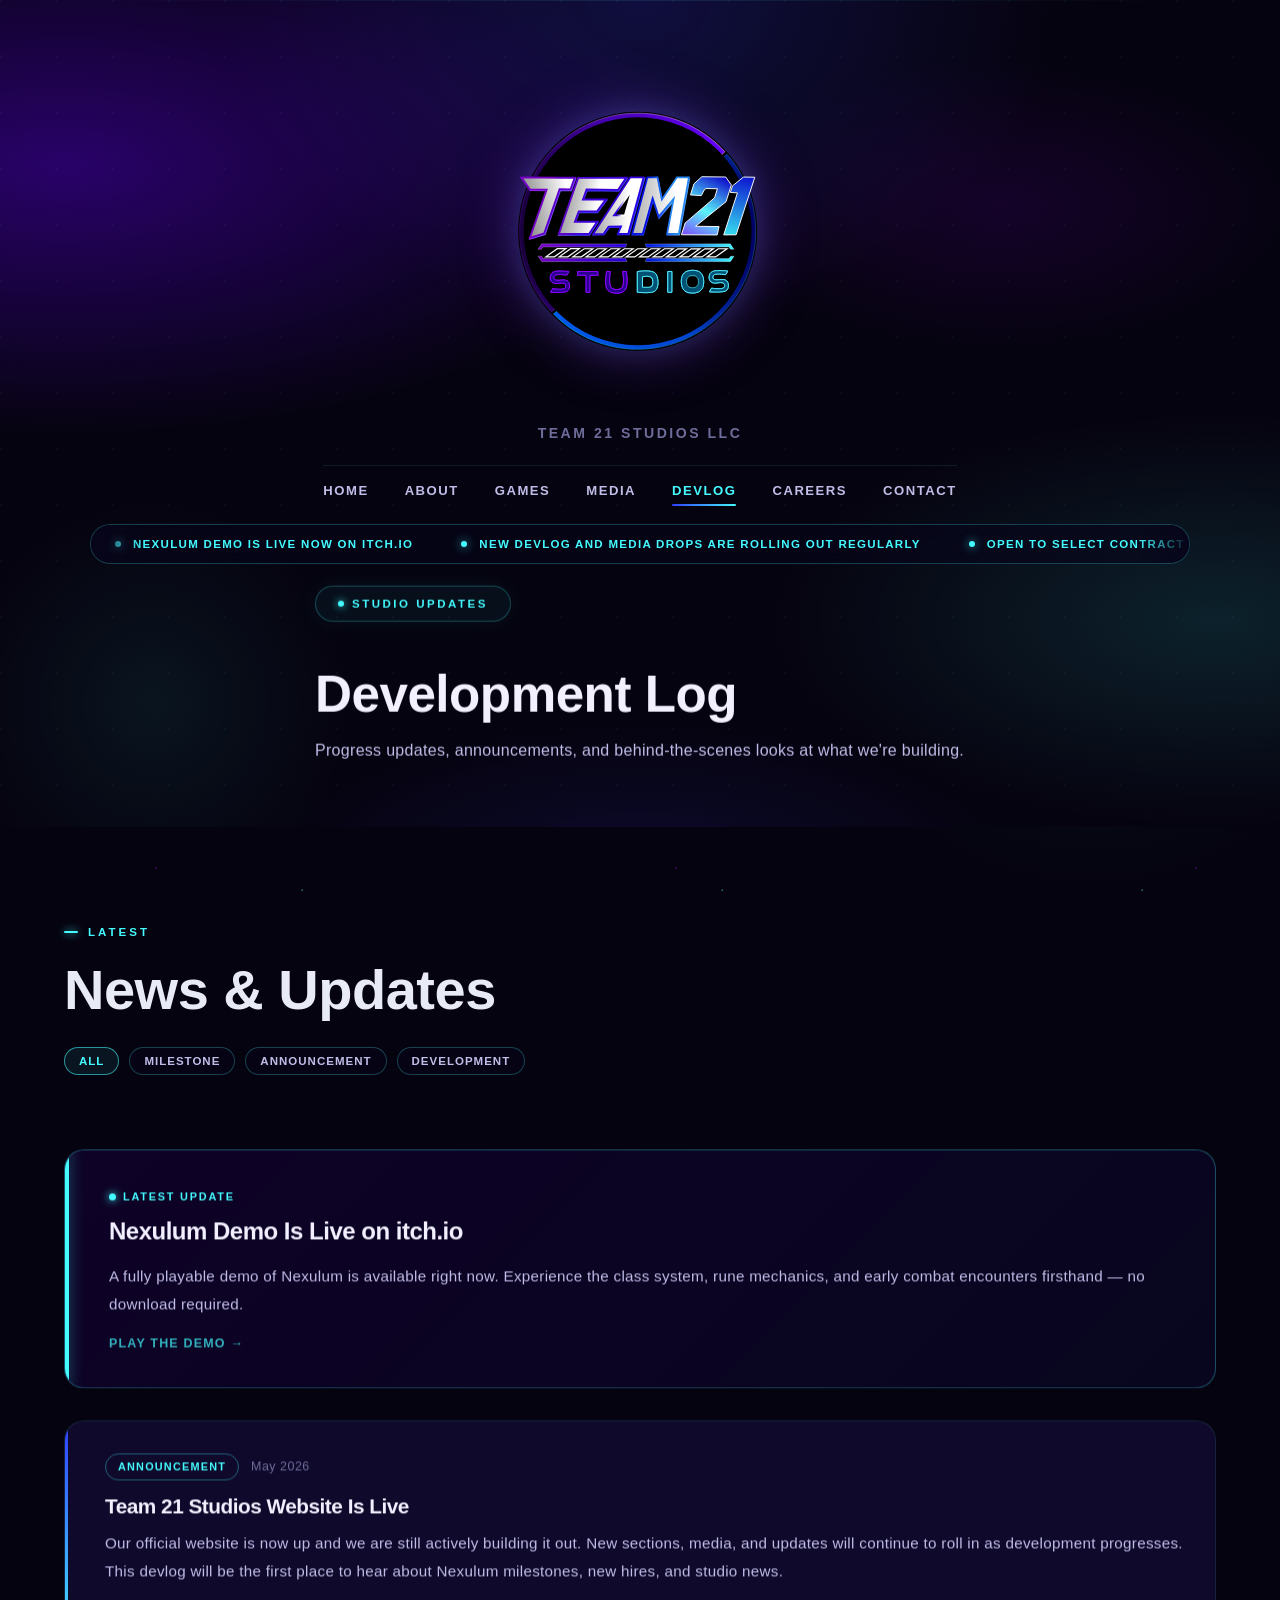
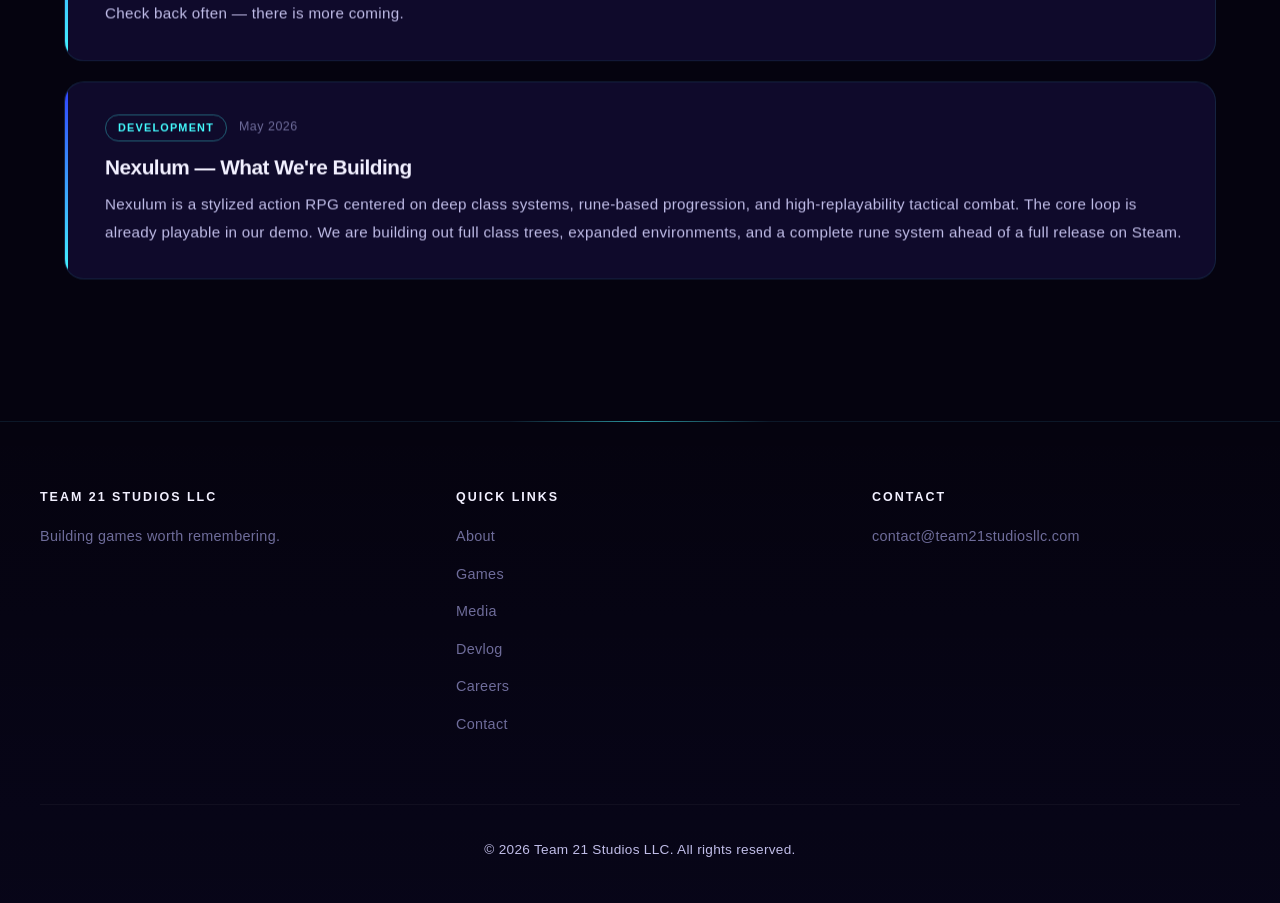
<file: devlog.html>
﻿<!DOCTYPE html>
<html lang="en">
<head>
  <meta charset="UTF-8" />
  <meta name="viewport" content="width=device-width, initial-scale=1.0" />
  <title>Devlog - Team 21 Studios</title>
  <meta name="description" content="Read Team 21 Studios development updates, milestones, and announcements for Nexulum." />
  <link rel="canonical" href="https://team21studiosllc.com/devlog.html" />
  <meta property="og:type" content="website" />
  <meta property="og:title" content="Devlog - Team 21 Studios" />
  <meta property="og:description" content="Progress updates, milestones, and announcements for Nexulum development." />
  <meta property="og:url" content="https://team21studiosllc.com/devlog.html" />
  <meta property="og:image" content="https://team21studiosllc.com/assets/T21S_logo_final.svg" />
  <meta name="twitter:card" content="summary_large_image" />
  <meta name="twitter:title" content="Devlog - Team 21 Studios" />
  <meta name="twitter:description" content="Progress updates, milestones, and announcements for Nexulum development." />
  <meta name="twitter:image" content="https://team21studiosllc.com/assets/T21S_logo_final.svg" />
  <link rel="stylesheet" href="style.css?v=20260507d" />
  <link rel="icon" href="assets/T21S_logo_final.svg" type="image/svg+xml" />
  <!-- Google tag (gtag.js) -->
  <script async src="https://www.googletagmanager.com/gtag/js?id=G-SCTEXW3W62"></script>
  <script>
    window.dataLayer = window.dataLayer || [];
    function gtag(){dataLayer.push(arguments);}
    gtag('js', new Date());
    gtag('config', 'G-SCTEXW3W62');
  </script>
  <script src="script.js?v=20260507d" defer></script>
</head>
<body>
  <div class="ambient-bg" aria-hidden="true"></div>
  <div class="page-stars" aria-hidden="true"></div>
  <header class="hero page-hero">
    <nav class="navbar">
      <a class="logo" href="index.html" aria-label="Team 21 Studios home">
        <img src="assets/T21S_logo_final.svg" alt="Team 21 Studios logo" />
        <span class="logo-name">Team 21 Studios LLC</span>
      </a>
      <button class="nav-toggle" type="button" aria-label="Toggle navigation menu" aria-expanded="false">
        <span></span>
        <span></span>
        <span></span>
      </button>
      <div class="nav-links">
        <a href="index.html">Home</a>
        <a href="about.html">About</a>
        <a href="games.html">Games</a>
        <a href="media.html">Media</a>
        <a class="active" href="devlog.html">Devlog</a>
        <a href="careers.html">Careers</a>
        <a href="contact.html">Contact</a>
      </div>
    </nav>
    <div class="page-title-wrap">
      <div class="hero-badge">Studio Updates</div>
      <h1>Development Log</h1>
      <p>
        Progress updates, announcements, and behind-the-scenes looks at what we're building.
      </p>
    </div>
  </header>

  <main>
    <section class="section">
      <div class="section-label">Latest</div>
      <h2>News &amp; Updates</h2>
      <div class="devlog-filters" aria-label="Filter development updates by category">
        <button class="devlog-filter-button active" type="button" data-devlog-filter="all" aria-pressed="true">All</button>
        <button class="devlog-filter-button" type="button" data-devlog-filter="milestone" aria-pressed="false">Milestone</button>
        <button class="devlog-filter-button" type="button" data-devlog-filter="announcement" aria-pressed="false">Announcement</button>
        <button class="devlog-filter-button" type="button" data-devlog-filter="development" aria-pressed="false">Development</button>
      </div>

      <!--
        HOW TO ADD A NEW POST:
        Copy one of the .devlog-entry blocks below,
        paste it above the existing entries (newest first),
        and update the date, tag, title, and body text.

        Tag examples: Announcement Â· Development Â· Milestone Â· Hiring Â· Media
      -->

      <div class="devlog-grid">

        <!-- â”€â”€ PINNED ENTRY â”€â”€â”€â”€â”€â”€â”€â”€â”€â”€â”€â”€â”€â”€â”€â”€â”€â”€â”€â”€â”€â”€â”€â”€â”€â”€â”€â”€â”€â”€â”€ -->
        <div class="devlog-pinned">
          <div class="devlog-pin-label">Latest Update</div>
          <h3>Nexulum Demo Is Live on itch.io</h3>
          <p style="font-size:0.95rem; line-height:1.85; color:var(--text-secondary); margin-top:10px;">
            A fully playable demo of Nexulum is available right now. Experience the class system, rune mechanics,
            and early combat encounters firsthand &#x2014; no download required.
          </p>
          <a href="https://team-21-studios-llc.itch.io/nexulum" target="_blank" rel="noopener" class="devlog-cta" style="margin-top:16px; display:inline-flex;">
            Play the Demo &#x2192;
          </a>
        </div>

        <!-- â”€â”€ Entry 1 â”€â”€â”€â”€â”€â”€â”€â”€â”€â”€â”€â”€â”€â”€â”€â”€â”€â”€â”€â”€â”€â”€â”€â”€â”€â”€â”€â”€â”€â”€â”€â”€â”€â”€â”€â”€â”€â”€ -->
        <article class="devlog-entry" data-devlog-tag="announcement">
          <div class="devlog-entry-header">
            <span class="devlog-tag">Announcement</span>
            <span class="devlog-date">May 2026</span>
          </div>
          <h3>Team 21 Studios Website Is Live</h3>
          <p>
            Our official website is now up and we are still actively building it out. New sections,
            media, and updates will continue to roll in as development progresses. This devlog
            will be the first place to hear about Nexulum milestones, new hires, and studio news.
          </p>
          <p style="margin-top: 14px;">
            Check back often &#x2014; there is more coming.
          </p>
        </article>

        <!-- â”€â”€ Entry 2 â”€â”€â”€â”€â”€â”€â”€â”€â”€â”€â”€â”€â”€â”€â”€â”€â”€â”€â”€â”€â”€â”€â”€â”€â”€â”€â”€â”€â”€â”€â”€â”€â”€â”€â”€â”€â”€â”€ -->
        <article class="devlog-entry" data-devlog-tag="development">
          <div class="devlog-entry-header">
            <span class="devlog-tag">Development</span>
            <span class="devlog-date">May 2026</span>
          </div>
          <h3>Nexulum &#x2014; What We're Building</h3>
          <p>
            Nexulum is a stylized action RPG centered on deep class systems, rune-based progression,
            and high-replayability tactical combat. The core loop is already playable in our demo.
            We are building out full class trees, expanded environments, and a complete rune system
            ahead of a full release on Steam.
          </p>
        </article>

      </div>
      <!-- END devlog-grid -->

    </section>
  </main>

  <footer class="footer">
    <div class="footer-content">
      <div class="footer-section">
        <h4>Team 21 Studios LLC</h4>
        <p>Building games worth remembering.</p>
      </div>
      <div class="footer-section">
        <h4>Quick Links</h4>
        <ul>
          <li><a href="about.html">About</a></li>
          <li><a href="games.html">Games</a></li>
          <li><a href="media.html">Media</a></li>
          <li><a href="devlog.html">Devlog</a></li>
          <li><a href="careers.html">Careers</a></li>
          <li><a href="contact.html">Contact</a></li>
        </ul>
      </div>
      <div class="footer-section">
        <h4>Contact</h4>
        <ul>
          <li><a href="mailto:contact@team21studiosllc.com">contact@team21studiosllc.com</a></li>
        </ul>
      </div>
    </div>
    <div class="footer-bottom">
      <p>&copy; 2026 Team 21 Studios LLC. All rights reserved.</p>
    </div>
  </footer>
</body>
</html>
</file>
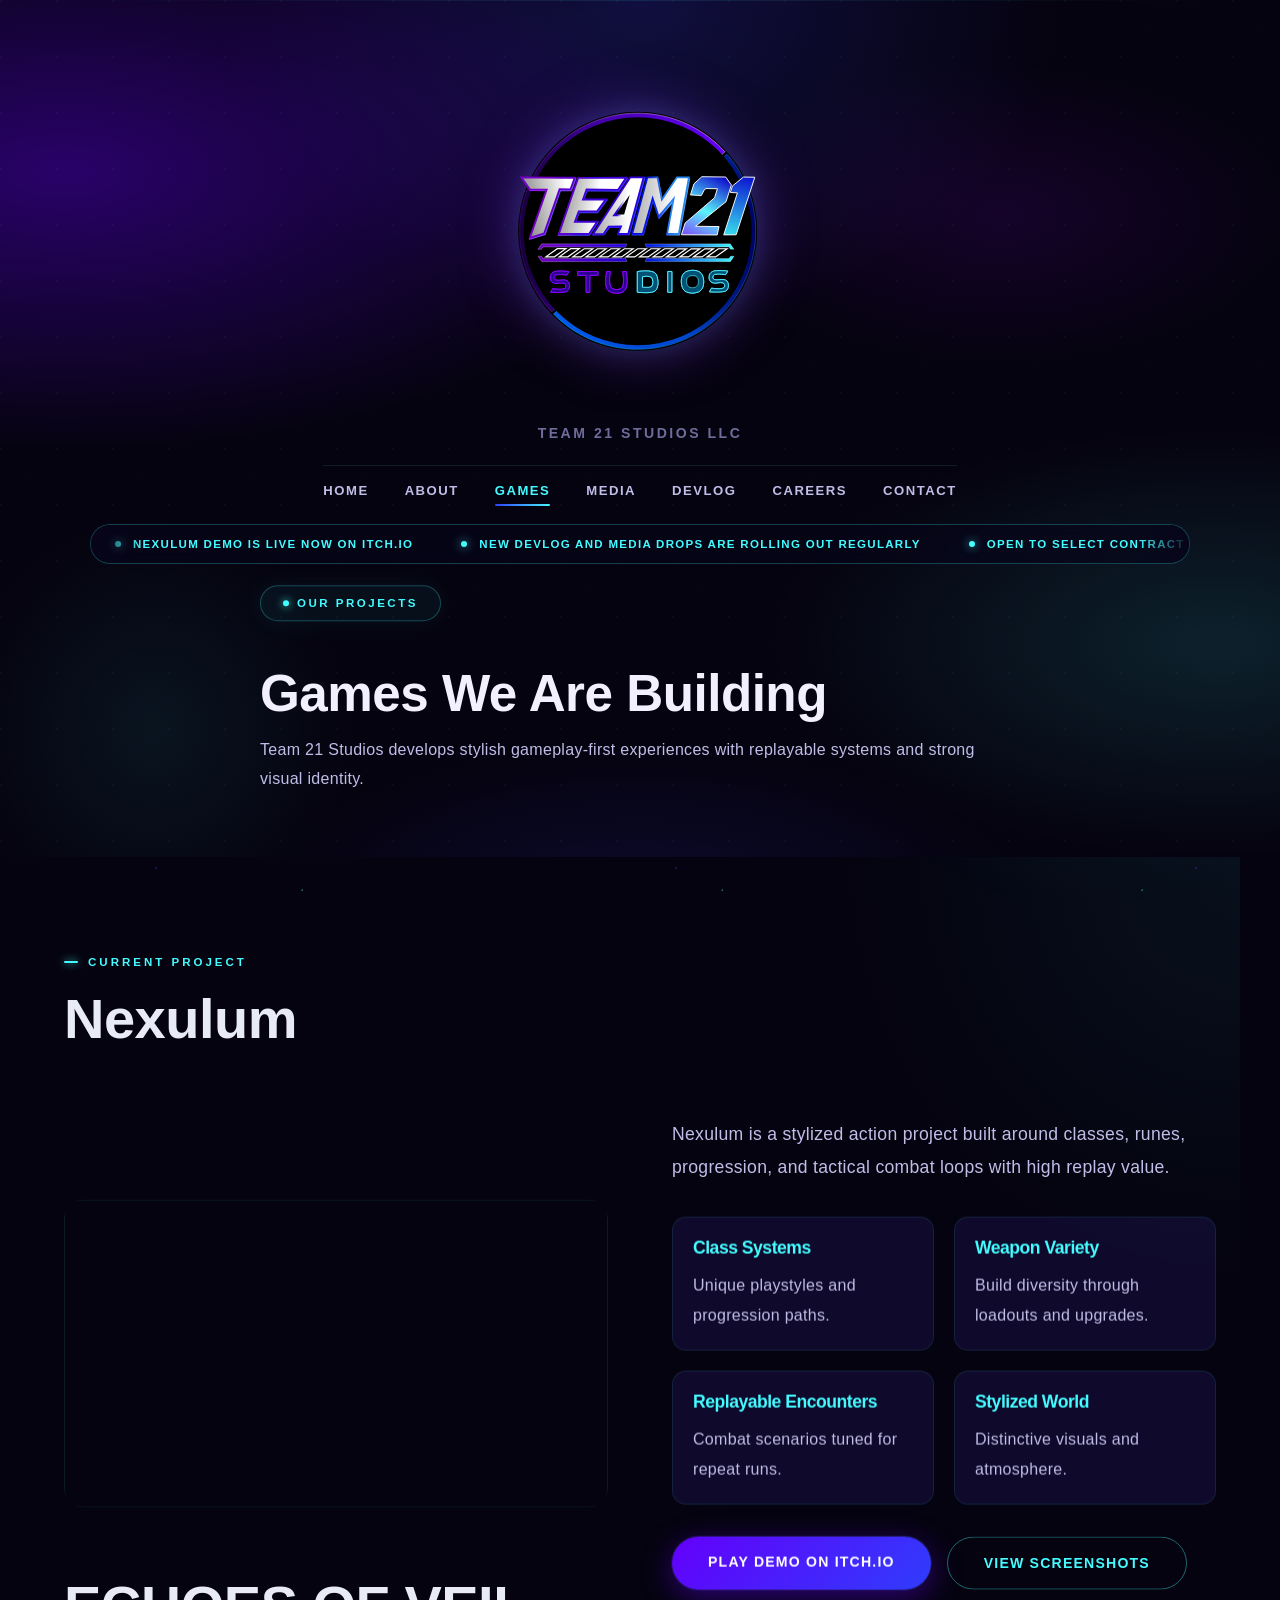
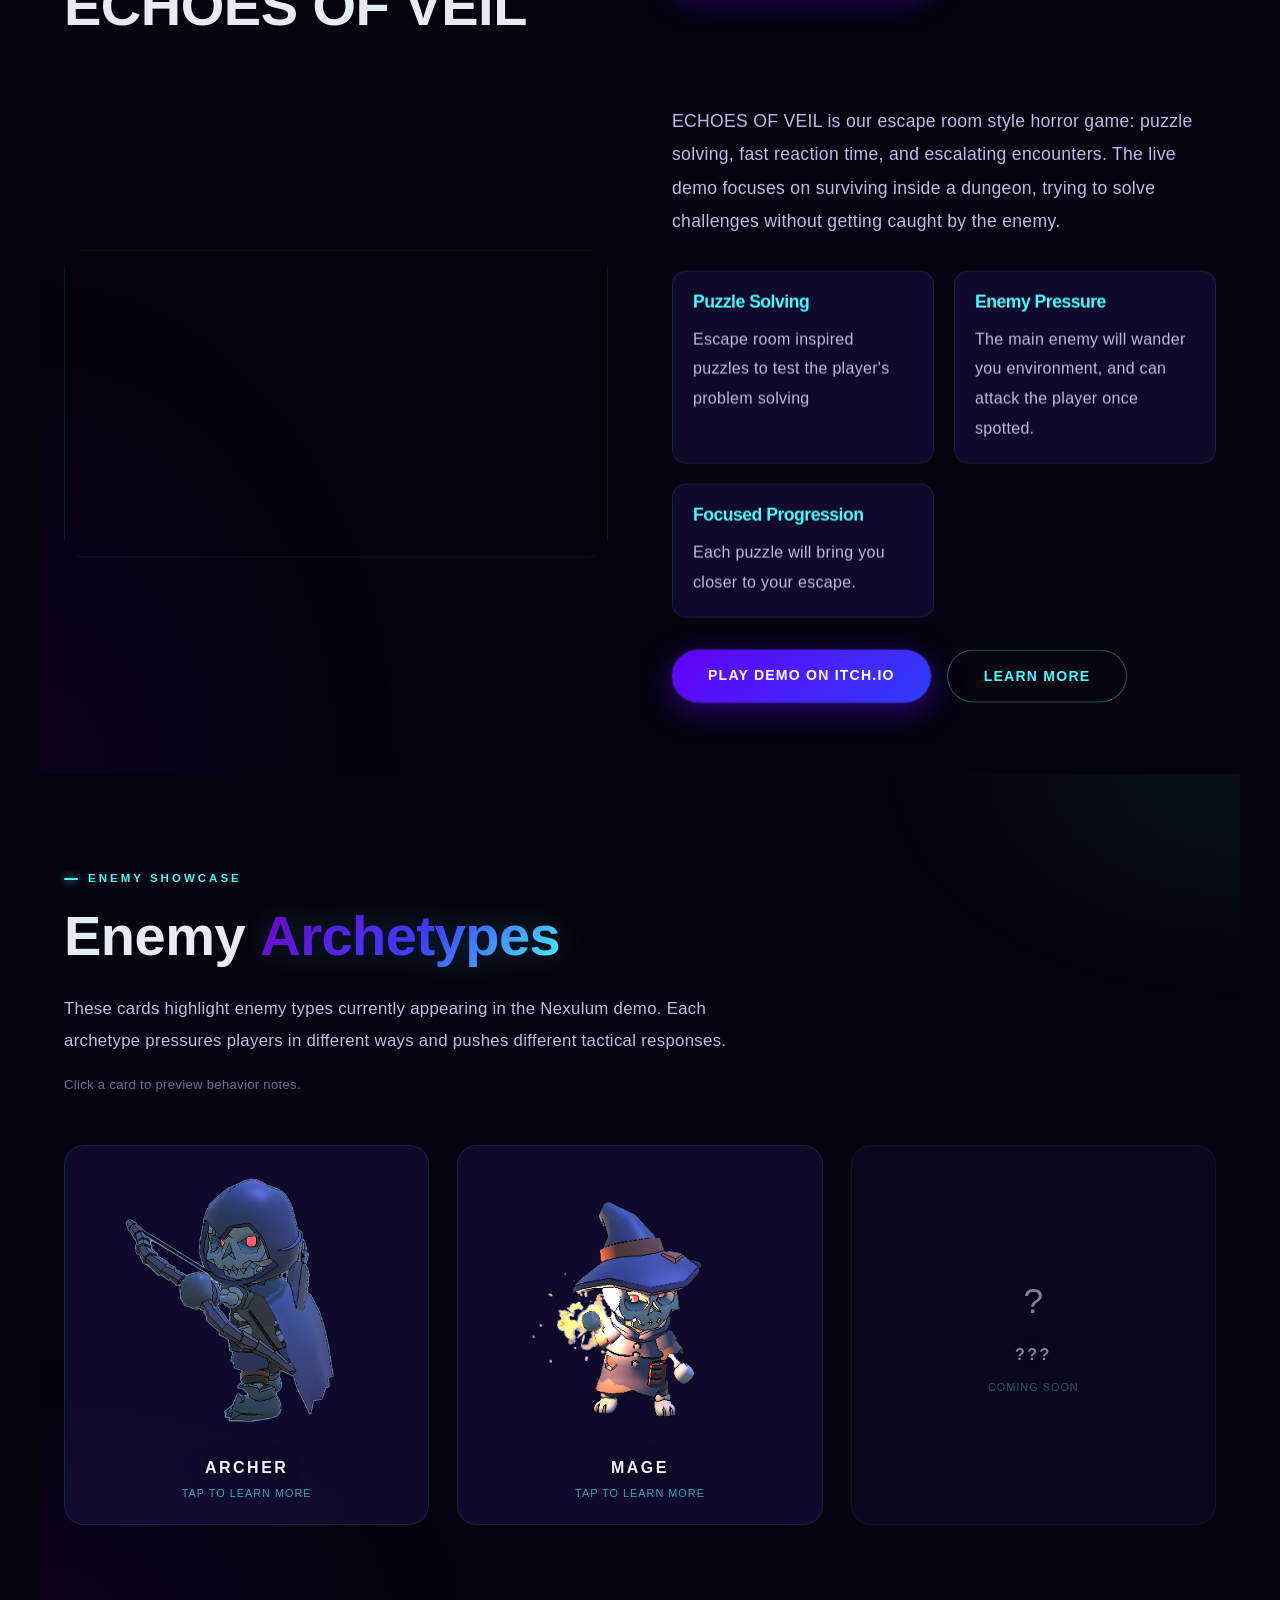
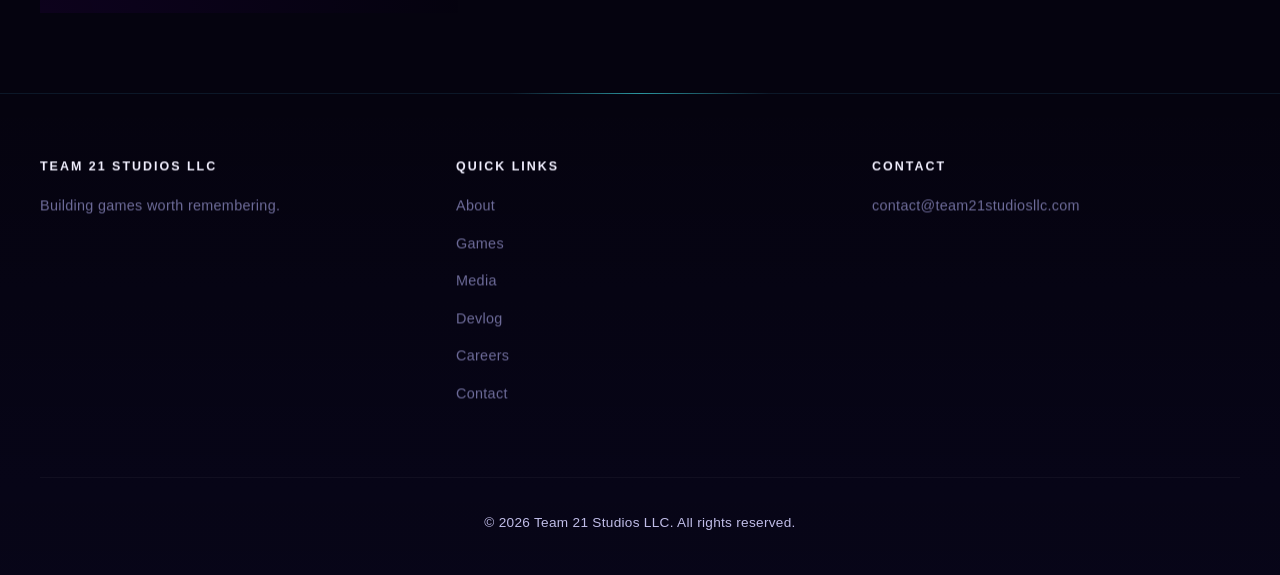
<file: games.html>
﻿<!DOCTYPE html>
<html lang="en">
<head>
  <meta charset="UTF-8" />
  <meta name="viewport" content="width=device-width, initial-scale=1.0" />
  <title>Games - Team 21 Studios</title>
  <meta name="description" content="Explore Nexulum, the current project from Team 21 Studios. Watch the trailer, review features, and play the demo." />
  <link rel="canonical" href="https://team21studiosllc.com/games.html" />
  <meta property="og:type" content="website" />
  <meta property="og:title" content="Games - Team 21 Studios" />
  <meta property="og:description" content="Dive into Nexulum, a stylized action RPG in active development." />
  <meta property="og:url" content="https://team21studiosllc.com/games.html" />
  <meta property="og:image" content="https://team21studiosllc.com/assets/T21S_logo_final.svg" />
  <meta name="twitter:card" content="summary_large_image" />
  <meta name="twitter:title" content="Games - Team 21 Studios" />
  <meta name="twitter:description" content="Dive into Nexulum, a stylized action RPG in active development." />
  <meta name="twitter:image" content="https://team21studiosllc.com/assets/T21S_logo_final.svg" />
  <link rel="stylesheet" href="style.css?v=20260507d" />
  <link rel="icon" href="assets/T21S_logo_final.svg" type="image/svg+xml" />
  <!-- Google tag (gtag.js) -->
  <script async src="https://www.googletagmanager.com/gtag/js?id=G-SCTEXW3W62"></script>
  <script>
    window.dataLayer = window.dataLayer || [];
    function gtag(){dataLayer.push(arguments);}
    gtag('js', new Date());
    gtag('config', 'G-SCTEXW3W62');
  </script>
  <script src="script.js?v=20260507d" defer></script>
</head>
<body>
  <div class="ambient-bg" aria-hidden="true"></div>
  <div class="page-stars" aria-hidden="true"></div>
  <header class="hero page-hero">
    <nav class="navbar">
      <a class="logo" href="index.html" aria-label="Team 21 Studios home">
        <img src="assets/T21S_logo_final.svg" alt="Team 21 Studios logo" />
        <span class="logo-name">Team 21 Studios LLC</span>
      </a>
      <button class="nav-toggle" type="button" aria-label="Toggle navigation menu" aria-expanded="false">
        <span></span>
        <span></span>
        <span></span>
      </button>
      <div class="nav-links">
        <a href="index.html">Home</a>
        <a href="about.html">About</a>
        <a class="active" href="games.html">Games</a>
        <a href="media.html">Media</a>
        <a href="devlog.html">Devlog</a>
        <a href="careers.html">Careers</a>
        <a href="contact.html">Contact</a>
      </div>
    </nav>
    <div class="page-title-wrap">
      <div class="hero-badge">Our Projects</div>
      <h1>Games We Are Building</h1>
      <p>
        Team 21 Studios develops stylish gameplay-first experiences with replayable systems
        and strong visual identity.
      </p>
    </div>
  </header>

  <main>
    <section class="section featured-game">
      <div class="section-label">Current Project</div>
      <h2>Nexulum</h2>
      <div class="featured-content">
        <div class="game-showcase">
          <div style="position:relative;padding-bottom:56.25%;height:0;overflow:hidden;border-radius:16px;border:1px solid var(--card-border);">
            <iframe
              src="https://www.youtube.com/embed/R0Y0dgRKFQM"
              title="Nexulum Official Trailer"
              frameborder="0"
              allow="accelerometer; autoplay; clipboard-write; encrypted-media; gyroscope; picture-in-picture"
              allowfullscreen
              style="position:absolute;top:0;left:0;width:100%;height:100%;">
            </iframe>
          </div>
        </div>
        <div class="game-details">
          <p class="lead-text">
            Nexulum is a stylized action project built around classes, runes, progression,
            and tactical combat loops with high replay value.
          </p>
          <div class="features-grid">
            <div class="feature">
              <h4>Class Systems</h4>
              <p>Unique playstyles and progression paths.</p>
            </div>
            <div class="feature">
              <h4>Weapon Variety</h4>
              <p>Build diversity through loadouts and upgrades.</p>
            </div>
            <div class="feature">
              <h4>Replayable Encounters</h4>
              <p>Combat scenarios tuned for repeat runs.</p>
            </div>
            <div class="feature">
              <h4>Stylized World</h4>
              <p>Distinctive visuals and atmosphere.</p>
            </div>
          </div>
          <div class="button-group" style="justify-content:flex-start; margin-top:8px;">
            <a class="button button-primary" href="https://team-21-studios-llc.itch.io/nexulum" target="_blank" rel="noopener">Play Demo on itch.io</a>
            <a class="button button-secondary" href="media.html">View Screenshots</a>
          </div>
        </div>
      </div>
      <h2>ECHOES OF VEIL</h2>
      <div class="featured-content">
        <div class="game-showcase">
          <div style="position:relative;padding-bottom:56.25%;height:0;overflow:hidden;border-radius:16px;border:1px solid var(--card-border);">
            <iframe
                    src="https://www.youtube.com/embed/XEdjW7ewRPM?si=nqcx4ilghknXZS2h"
                    title="Nexulum Official Trailer"
                    frameborder="0"
                    allow="accelerometer; autoplay; clipboard-write; encrypted-media; gyroscope; picture-in-picture"
                    allowfullscreen
                    style="position:absolute;top:0;left:0;width:100%;height:100%;">
            </iframe>
          </div>
        </div>
        <div class="game-details">
          <p class="lead-text">
            ECHOES OF VEIL is our escape room style horror game: puzzle solving, fast reaction time,
            and escalating encounters. The live demo focuses on surviving inside a dungeon, trying to
            solve challenges without getting caught by the enemy.
          </p>
          <div class="features-grid">
            <div class="feature">
              <h4>Puzzle Solving</h4>
              <p>Escape room inspired puzzles to test the player's problem solving</p>
            </div>
            <div class="feature">
              <h4>Enemy Pressure</h4>
              <p>The main enemy will wander you environment, and can attack the player once spotted.</p>
            </div>
            <div class="feature">
              <h4>Focused Progression</h4>
              <p>Each puzzle will bring you closer to your escape.</p>
            </div>
          </div>
          <div class="button-group" style="justify-content:flex-start;">
            <a class="button button-primary" href="https://team-21-studios-llc.itch.io/echoes-of-veil-demo" target="_blank" rel="noopener">Play Demo on itch.io</a>
            <a class="button button-secondary" href="games.html">Learn More</a>
          </div>
        </div>
      </div>
    </section>

    <!-- Enemy Showcase -->
    <section class="section class-showcase">
      <div class="section-label">Enemy Showcase</div>
      <h2>Enemy <span class="gradient-text">Archetypes</span></h2>
      <p class="section-intro">
        These cards highlight enemy types currently appearing in the Nexulum demo. Each archetype pressures players in different ways and pushes different tactical responses.
      </p>
      <p style="font-size:0.82rem; color:var(--text-muted); margin-top:-36px; margin-bottom:0;">Click a card to preview behavior notes.</p>
      <div class="class-showcase-grid">

        <div class="class-card">
          <div class="class-card-inner">
            <div class="class-card-front">
              <img src="assets/media/archer.PNG" alt="Archer enemy" loading="lazy" />
              <span class="class-name-overlay">Archer</span>
              <span class="flip-hint">Tap to learn more</span>
            </div>
            <div class="class-card-back">
              <h3>Archer Enemy</h3>
              <p class="class-role">Ranged Threat &middot; Precision Pressure</p>
              <p>A hostile ranged unit that controls lanes and punishes overextension. Players need movement timing and cover awareness to close distance safely.</p>
              <ul class="class-stat-list">
                <li>High range and shot accuracy</li>
                <li>Kites while maintaining sightlines</li>
                <li>Counters slow or exposed builds</li>
              </ul>
            </div>
          </div>
        </div>

        <div class="class-card">
          <div class="class-card-inner">
            <div class="class-card-front">
              <img src="assets/media/mage.PNG" alt="Mage enemy" loading="lazy" />
              <span class="class-name-overlay">Mage</span>
              <span class="flip-hint">Tap to learn more</span>
            </div>
            <div class="class-card-back">
              <h3>Mage Enemy</h3>
              <p class="class-role">Caster Threat &middot; Burst Damage</p>
              <p>A dangerous caster unit that creates high burst windows and zone denial. Players are rewarded for interrupt timing and target prioritization.</p>
              <ul class="class-stat-list">
                <li>Burst area damage patterns</li>
                <li>Spell wind-up punish opportunities</li>
                <li>Forces aggressive repositioning</li>
              </ul>
            </div>
          </div>
        </div>

        <div class="class-card" style="opacity:0.55; pointer-events:none;">
          <div class="class-card-inner">
            <div class="class-card-front" style="align-items:center; justify-content:center; gap:12px; padding:0;">
              <span style="font-size:2.2rem;">&#x3f;</span>
              <span class="class-name-overlay">???</span>
              <span class="flip-hint">Coming Soon</span>
            </div>
          </div>
        </div>

      </div>
    </section>
  </main>

  <footer class="footer">
    <div class="footer-content">
      <div class="footer-section">
        <h4>Team 21 Studios LLC</h4>
        <p>Building games worth remembering.</p>
      </div>
      <div class="footer-section">
        <h4>Quick Links</h4>
        <ul>
          <li><a href="about.html">About</a></li>
          <li><a href="games.html">Games</a></li>
          <li><a href="media.html">Media</a></li>
          <li><a href="devlog.html">Devlog</a></li>
          <li><a href="careers.html">Careers</a></li>
          <li><a href="contact.html">Contact</a></li>
        </ul>
      </div>
      <div class="footer-section">
        <h4>Contact</h4>
        <ul>
          <li><a href="mailto:contact@team21studiosllc.com">contact@team21studiosllc.com</a></li>
        </ul>
      </div>
    </div>
    <div class="footer-bottom">
      <p>&copy; 2026 Team 21 Studios LLC. All rights reserved.</p>
    </div>
  </footer>
</body>
</html>
</file>
<file: style.css>
﻿/* ============================================
   RESET & GLOBAL STYLES
   ============================================ */
* {
  box-sizing: border-box;
  margin: 0;
  padding: 0;
}

html {
  scroll-behavior: smooth;
}

/* Custom scrollbar */
::-webkit-scrollbar {
  width: 6px;
}
::-webkit-scrollbar-track {
  background: #05030f;
}
::-webkit-scrollbar-thumb {
  background: linear-gradient(180deg, #6400fb, #44fbff);
  border-radius: 3px;
}
::-webkit-scrollbar-thumb:hover {
  background: linear-gradient(180deg, #a226ff, #44fbff);
}

body {
  font-family: -apple-system, BlinkMacSystemFont, 'Segoe UI', Roboto, 'Helvetica Neue', Arial, sans-serif;
  background: #05030f;
  color: #e8eaf6;
  line-height: 1.6;
  letter-spacing: 0.3px;
  overflow-x: hidden;
  isolation: isolate;
}

body.is-loading {
  overflow: hidden;
}

body.custom-cursor-enabled,
body.custom-cursor-enabled a,
body.custom-cursor-enabled button,
body.custom-cursor-enabled input,
body.custom-cursor-enabled textarea,
body.custom-cursor-enabled select,
body.custom-cursor-enabled [role='button'] {
  cursor: none;
}

/* ============================================
   COLOR VARIABLES
   Extracted from T21S_logo_final.svg
   ============================================ */
:root {
  /* Backgrounds */
  --bg-void:    #05030f;
  --bg-dark:    #08051a;
  --bg-mid:     #0f0b28;
  --bg-lift:    #1a1245;

  /* Purple spectrum */
  --purple-abyss:  #170038;
  --purple-deep:   #390476;
  --purple-core:   #5e00cc;
  --primary:       #7300c4;
  --purple-bright: #a226ff;
  --purple-light:  #dd9bff;

  /* Blue spectrum */
  --blue-void:     #000062;
  --blue-royal:    #2500e1;
  --blue-electric: #3e3dff;
  --blue-cobalt:   #2f3dfd;
  --blue-mid:      #2386f1;
  --blue-sky:      #65a9f3;

  /* Cyan spectrum */
  --accent:        #44fbff;
  --cyan-teal:     #37e4f0;
  --cyan-soft:     #59f4fb;

  /* Gradient presets */
  --grad-brand:         linear-gradient(135deg, #7300c4 0%, #3e3dff 55%, #44fbff 100%);
  --grad-purple-blue:   linear-gradient(135deg, #6400fb, #2f3dfd);
  --grad-blue-cyan:     linear-gradient(135deg, #2f3dfd, #44fbff);
  --grad-full-spectrum: linear-gradient(135deg, #a226ff 0%, #3e3dff 50%, #44fbff 100%);

  /* UI surfaces */
  --card-bg:           rgba(26, 18, 72, 0.5);
  --card-border:       rgba(68, 251, 255, 0.1);
  --card-hover-bg:     rgba(62, 61, 255, 0.1);
  --card-hover-border: rgba(68, 251, 255, 0.38);
  --border-color:      rgba(255, 255, 255, 0.06);

  /* Glow shadows */
  --glow-purple: 0 0 40px rgba(115, 0, 196, 0.4);
  --glow-blue:   0 0 40px rgba(62, 61, 255, 0.35);
  --glow-cyan:   0 0 40px rgba(68, 251, 255, 0.2);
  --shadow-card: 0 24px 64px rgba(0, 0, 0, 0.45);

  /* Text */
  --text-primary:   #f2f0ff;
  --text-secondary: #c0bde8;
  --text-muted:     #6e6c9a;
}

/* ============================================
   TYPOGRAPHY
   ============================================ */
h1, h2, h3, h4, h5, h6 {
  font-weight: 700;
  line-height: 1.2;
  letter-spacing: -0.5px;
}

h2 {
  font-size: clamp(2rem, 5vw, 3.5rem);
  margin-bottom: 24px;
}

h3 {
  font-size: 1.5rem;
  margin-bottom: 16px;
  color: var(--text-primary);
}

h4 {
  font-size: 1.1rem;
  margin-bottom: 12px;
  color: var(--text-primary);
}

p {
  color: var(--text-secondary);
  line-height: 1.85;
}

a {
  color: var(--accent);
  text-decoration: none;
  transition: color 0.3s ease;
}

a:hover {
  color: var(--cyan-soft);
}

/* ============================================
   NAVIGATION & HEADER
   ============================================ */
.navbar {
  max-width: 1200px;
  margin: 0 auto;
  padding: 28px 24px 0;
  display: flex;
  flex-direction: column;
  justify-content: center;
  align-items: center;
  gap: 20px;
  position: relative;
  z-index: 100;
  transition:
    background 0.35s ease,
    border-color 0.35s ease,
    box-shadow 0.35s ease,
    padding 0.35s ease;
}

.navbar.navbar-scrolled {
  position: fixed;
  top: 10px;
  left: 50%;
  transform: translateX(-50%);
  width: min(1200px, calc(100% - 24px));
  padding: 14px 20px;
  border: 1px solid rgba(68, 251, 255, 0.25);
  border-radius: 20px;
  background: rgba(8, 5, 26, 0.78);
  backdrop-filter: blur(14px);
  box-shadow: 0 20px 56px rgba(2, 1, 8, 0.56), 0 0 0 1px rgba(68, 251, 255, 0.07);
}

.logo {
  display: flex;
  flex-direction: column;
  align-items: center;
  gap: 10px;
  flex-shrink: 0;
  color: var(--text-primary);
  text-decoration: none;
}

.logo img {
  display: block;
  width: auto;
  height: 360px;
  border-radius: 16px;
  transform-origin: center;
  animation:
    logoEntry 1.1s cubic-bezier(0.22, 1.55, 0.36, 1) both,
    logoGlow  5s ease-in-out 1.15s infinite;
  transition: transform 0.3s ease;
}

.logo:hover img {
  animation-play-state: paused;
  transform: translateY(-6px) scale(1.03);
  filter:
    drop-shadow(0 0 50px rgba(115, 0, 196, 0.7))
    drop-shadow(0 0 24px rgba(68, 251, 255, 0.4));
}

@keyframes logoEntry {
  0%  {
    opacity: 0;
    transform: scale(0.6) translateY(-20px);
    filter: brightness(3) drop-shadow(0 0 70px rgba(115, 0, 196, 0.9)) drop-shadow(0 0 40px rgba(68, 251, 255, 0.7));
  }
  55% {
    opacity: 1;
    transform: scale(1.07) translateY(5px);
    filter: brightness(1.4) drop-shadow(0 0 44px rgba(115, 0, 196, 0.6));
  }
  78% { transform: scale(0.97) translateY(-2px); }
  91% { transform: scale(1.02) translateY(1px); }
  100% {
    opacity: 1;
    transform: scale(1) translateY(0);
    filter: drop-shadow(0 0 30px rgba(115, 0, 196, 0.42)) drop-shadow(0 0 12px rgba(68, 251, 255, 0.2));
  }
}

@keyframes logoGlow {
  0%, 100% {
    filter: drop-shadow(0 0 26px rgba(115, 0, 196, 0.36)) drop-shadow(0 0 10px rgba(68, 251, 255, 0.14));
    transform: scale(1);
  }
  50% {
    filter: drop-shadow(0 0 50px rgba(115, 0, 196, 0.62)) drop-shadow(0 0 22px rgba(68, 251, 255, 0.34));
    transform: scale(1.022);
  }
}

.logo-name {
  display: inline-block;
  font-size: 0.88rem;
  font-weight: 700;
  letter-spacing: 2.5px;
  text-transform: uppercase;
  color: var(--text-muted);
}

.nav-toggle {
  display: none;
  width: 42px;
  height: 42px;
  border-radius: 10px;
  border: 1px solid rgba(68, 251, 255, 0.26);
  background: rgba(8, 5, 26, 0.55);
  cursor: pointer;
  align-items: center;
  justify-content: center;
  flex-direction: column;
  gap: 5px;
}

.nav-toggle span {
  display: block;
  width: 18px;
  height: 2px;
  border-radius: 2px;
  background: var(--accent);
  transition: transform 0.25s ease, opacity 0.25s ease;
}

.navbar.nav-open .nav-toggle span:nth-child(1) {
  transform: translateY(7px) rotate(45deg);
}

.navbar.nav-open .nav-toggle span:nth-child(2) {
  opacity: 0;
}

.navbar.nav-open .nav-toggle span:nth-child(3) {
  transform: translateY(-7px) rotate(-45deg);
}

.navbar.navbar-scrolled .logo {
  flex-direction: row;
  gap: 12px;
}

.navbar.navbar-scrolled .logo img {
  height: 184px;
  border-radius: 12px;
  animation-play-state: paused;
}

.navbar.navbar-scrolled .logo-name {
  font-size: 0.72rem;
  letter-spacing: 1.6px;
}

.nav-links {
  display: flex;
  gap: 36px;
  flex-wrap: wrap;
  justify-content: center;
  width: 100%;
  padding: 14px 0 4px;
  border-top: 1px solid rgba(68, 251, 255, 0.1);
}

.navbar.navbar-scrolled .nav-links {
  gap: 22px;
  padding-top: 10px;
  border-top-color: rgba(68, 251, 255, 0.16);
}

@media (min-width: 769px) {
  .navbar.navbar-scrolled {
    padding: 8px 16px;
    min-height: 74px;
    overflow: visible;
  }

  .navbar.navbar-scrolled .logo {
    position: absolute;
    left: 16px;
    top: 50%;
    transform: translateY(-50%);
    z-index: 2;
  }

  .navbar.navbar-scrolled .logo-name {
    display: none;
  }

  .navbar.navbar-scrolled .nav-links {
    width: auto;
    margin: 0 0 0 224px;
    padding: 0;
    border-top: none;
    gap: 16px;
    flex-wrap: nowrap;
    justify-content: flex-start;
  }

  .navbar.navbar-scrolled .nav-links a {
    font-size: 0.76rem;
    letter-spacing: 1.2px;
    padding-bottom: 3px;
  }
}

.nav-links a {
  color: var(--text-secondary);
  font-weight: 600;
  font-size: 0.82rem;
  position: relative;
  padding-bottom: 5px;
  letter-spacing: 1.5px;
  text-transform: uppercase;
  transition: color 0.3s ease;
}

.nav-links a::after {
  content: '';
  position: absolute;
  bottom: 0;
  left: 0;
  width: 0;
  height: 2px;
  background: var(--grad-blue-cyan);
  border-radius: 1px;
  transition: width 0.3s ease;
}

.nav-links a:hover {
  color: var(--accent);
}

.nav-links a:hover::after,
.nav-links a.active::after {
  width: 100%;
}

.nav-links a.active {
  color: var(--accent);
}

/* ============================================
   HERO SECTION
   ============================================ */
.hero {
  min-height: 100vh;
  padding: 24px;
  background:
    radial-gradient(ellipse 90% 60% at 5% 20%,   rgba(100, 0, 251, 0.38), transparent 55%),
    radial-gradient(ellipse 70% 50% at 95% 75%,  rgba(68, 251, 255, 0.12), transparent 50%),
    radial-gradient(ellipse 60% 70% at 50% 0%,   rgba(62, 61, 255, 0.2),  transparent 55%),
    radial-gradient(ellipse 40% 30% at 78% 25%,  rgba(115, 0, 196, 0.15), transparent 60%),
    radial-gradient(ellipse 28% 45% at 12% 85%,  rgba(68, 251, 255, 0.07), transparent 55%),
    radial-gradient(ellipse 50% 30% at 50% 105%, rgba(62, 61, 255, 0.12), transparent 60%),
    var(--bg-void);
  position: relative;
  overflow: hidden;
  display: flex;
  flex-direction: column;
}

.page-hero {
  min-height: auto;
  padding-bottom: 56px;
}

.page-title-wrap {
  max-width: 1100px;
  margin: 0 auto;
  padding: 28px 24px 0;
  position: relative;
  z-index: 2;
}

.page-title-wrap h1 {
  font-size: clamp(2.1rem, 4vw, 3.3rem);
  margin: 10px 0 10px;
  color: var(--text-primary);
}

.page-title-wrap p {
  max-width: 760px;
}

.update-ticker {
  width: min(1100px, calc(100% - 48px));
  margin: 14px auto 0;
  border-radius: 999px;
  border: 1px solid rgba(68, 251, 255, 0.24);
  background: rgba(8, 5, 26, 0.62);
  backdrop-filter: blur(8px);
  overflow: hidden;
  position: relative;
  z-index: 2;
}

.update-ticker::before,
.update-ticker::after {
  content: '';
  position: absolute;
  top: 0;
  bottom: 0;
  width: 52px;
  z-index: 1;
  pointer-events: none;
}

.update-ticker::before {
  left: 0;
  background: linear-gradient(90deg, rgba(8, 5, 26, 0.95), rgba(8, 5, 26, 0));
}

.update-ticker::after {
  right: 0;
  background: linear-gradient(270deg, rgba(8, 5, 26, 0.95), rgba(8, 5, 26, 0));
}

.update-ticker-track {
  display: flex;
  width: max-content;
  animation: tickerSlide 28s linear infinite;
}

.update-ticker-item {
  position: relative;
  display: inline-flex;
  align-items: center;
  flex-shrink: 0;
  font-size: 0.72rem;
  font-weight: 700;
  letter-spacing: 1.3px;
  text-transform: uppercase;
  color: var(--accent);
  padding: 10px 24px;
}

.update-ticker-item::before {
  content: '';
  width: 6px;
  height: 6px;
  border-radius: 50%;
  background: var(--accent);
  box-shadow: 0 0 10px rgba(68, 251, 255, 0.8);
  margin-right: 12px;
}

@keyframes tickerSlide {
  0% { transform: translateX(0); }
  100% { transform: translateX(-50%); }
}

/* Animated dual dot-grid overlay */
.hero::before {
  content: '';
  position: absolute;
  top: 0; left: 0; right: 0; bottom: 0;
  background-image:
    radial-gradient(circle at 1px 1px, rgba(68, 251, 255, 0.07) 1px, transparent 1px),
    radial-gradient(circle at 1px 1px, rgba(162, 38, 255, 0.045) 1px, transparent 1px);
  background-size: 56px 56px, 112px 112px;
  background-position: 0 0, 28px 28px;
  pointer-events: none;
  animation: gridDrift 35s linear infinite;
  opacity: 0.65;
}

/* Horizontal scan-line sweep */
.hero::after {
  content: '';
  position: absolute;
  top: 0; left: 0; right: 0;
  height: 1px;
  background: linear-gradient(90deg, transparent 5%, rgba(68, 251, 255, 0.1) 50%, transparent 95%);
  animation: scanLine 14s linear infinite;
  pointer-events: none;
}

@keyframes gridDrift {
  0%   { transform: translate(0, 0); }
  100% { transform: translate(56px, 56px); }
}

@keyframes scanLine {
  0%   { top: 0%;   opacity: 0; }
  5%   { opacity: 1; }
  95%  { opacity: 1; }
  100% { top: 100%; opacity: 0; }
}

.hero-content {
  max-width: 920px;
  margin: auto;
  text-align: center;
  position: relative;
  z-index: 2;
  animation: fadeInUp 0.9s ease 0.2s backwards;
}

@keyframes fadeInUp {
  from { opacity: 0; transform: translateY(40px); }
  to   { opacity: 1; transform: translateY(0); }
}

.hero-badge {
  display: inline-flex;
  align-items: center;
  gap: 8px;
  padding: 8px 22px;
  background: rgba(68, 251, 255, 0.05);
  border: 1px solid rgba(68, 251, 255, 0.25);
  border-radius: 999px;
  font-size: 0.72rem;
  font-weight: 800;
  color: var(--accent);
  margin-bottom: 32px;
  letter-spacing: 2.5px;
  text-transform: uppercase;
  box-shadow: 0 0 24px rgba(68, 251, 255, 0.07), inset 0 0 12px rgba(68, 251, 255, 0.02);
}

.hero-badge::before {
  content: '';
  display: inline-block;
  width: 6px;
  height: 6px;
  border-radius: 50%;
  background: var(--accent);
  box-shadow: 0 0 8px var(--accent);
  animation: pulse 2.5s ease-in-out infinite;
  flex-shrink: 0;
}

@keyframes pulse {
  0%, 100% { opacity: 1;   transform: scale(1); }
  50%       { opacity: 0.4; transform: scale(0.65); }
}

.hero-content h2 {
  font-size: clamp(2.8rem, 7vw, 5.2rem);
  line-height: 1.05;
  margin-bottom: 28px;
  color: var(--text-primary);
}

.gradient-text {
  background: var(--grad-brand);
  -webkit-background-clip: text;
  -webkit-text-fill-color: transparent;
  background-clip: text;
  display: inline-block;
  filter: drop-shadow(0 0 18px rgba(68, 251, 255, 0.2));
}

.hero-content p {
  max-width: 680px;
  margin: 0 auto 40px;
  font-size: 1.1rem;
  color: var(--text-secondary);
}

.button-group {
  display: flex;
  gap: 16px;
  justify-content: center;
  flex-wrap: wrap;
}

/* ============================================
   BUTTONS
   ============================================ */
.button {
  display: inline-block;
  padding: 14px 36px;
  border-radius: 999px;
  font-weight: 700;
  font-size: 0.88rem;
  cursor: pointer;
  transition: all 0.35s ease;
  text-transform: uppercase;
  letter-spacing: 1.2px;
  border: none;
  position: relative;
  overflow: hidden;
}

.button::before {
  content: '';
  position: absolute;
  top: 0;
  left: -100%;
  width: 100%;
  height: 100%;
  background: rgba(255, 255, 255, 0.08);
  transition: left 0.4s ease;
  border-radius: 999px;
}

.button:hover::before {
  left: 100%;
}

.button-primary {
  background: var(--grad-purple-blue);
  color: #fff;
  box-shadow:
    0 8px 32px rgba(100, 0, 251, 0.45),
    0 0 0 1px rgba(68, 251, 255, 0.1);
}

.button-primary:hover {
  box-shadow:
    0 14px 52px rgba(100, 0, 251, 0.6),
    0 0 0 1px rgba(68, 251, 255, 0.28),
    0 0 28px rgba(68, 251, 255, 0.12);
  transform: translateY(-3px);
  color: #fff;
}

.button-secondary {
  background: transparent;
  color: var(--accent);
  border: 1.5px solid rgba(68, 251, 255, 0.4);
}

.button-secondary:hover {
  background: rgba(68, 251, 255, 0.06);
  border-color: var(--accent);
  box-shadow: 0 0 28px rgba(68, 251, 255, 0.18);
  transform: translateY(-3px);
  color: var(--accent);
}

/* ============================================
   SCROLL INDICATOR
   ============================================ */
.scroll-indicator {
  position: absolute;
  bottom: 40px;
  left: 50%;
  transform: translateX(-50%);
  z-index: 10;
}

.parallax-layer {
  --parallax-shift: 0px;
  transform: translate3d(0, var(--parallax-shift), 0);
  transition: transform 0.12s linear;
  will-change: transform;
}

.scroll-indicator span {
  display: block;
  width: 24px;
  height: 40px;
  border: 1.5px solid rgba(68, 251, 255, 0.3);
  border-radius: 12px;
  position: relative;
}

.scroll-indicator span::before {
  content: '';
  display: block;
  width: 2px;
  height: 8px;
  background: var(--accent);
  border-radius: 2px;
  box-shadow: 0 0 8px var(--accent);
  position: absolute;
  left: 50%;
  top: 8px;
  transform: translateX(-50%);
  animation: scrollBounce 2.5s ease-in-out infinite;
}

@keyframes scrollBounce {
  0%, 100% { transform: translateX(-50%) translateY(0);    opacity: 1; }
  50%       { transform: translateX(-50%) translateY(10px); opacity: 0.2; }
}

/* ============================================
   SECTIONS
   ============================================ */
.section {
  max-width: 1200px;
  margin: 0 auto;
  padding: 88px 24px;
  position: relative;
}

.section-label {
  display: inline-flex;
  align-items: center;
  gap: 10px;
  font-size: 0.72rem;
  font-weight: 800;
  text-transform: uppercase;
  letter-spacing: 3px;
  color: var(--accent);
  margin-bottom: 14px;
}

.section-label::before {
  content: '';
  display: inline-block;
  width: 14px;
  height: 2px;
  background: var(--accent);
  border-radius: 1px;
  box-shadow: 0 0 8px var(--accent);
  flex-shrink: 0;
}

.section-intro {
  font-size: 1.05rem;
  color: var(--text-secondary);
  max-width: 680px;
  margin-bottom: 52px;
  line-height: 1.9;
}

/* Featured Game Section */
.featured-game {
  background:
    radial-gradient(ellipse 65% 55% at 100% 0%,  rgba(68, 251, 255, 0.06), transparent 55%),
    radial-gradient(ellipse 55% 60% at 0%  100%, rgba(115, 0, 196, 0.08), transparent 55%);
}

.featured-content {
  display: grid;
  grid-template-columns: 1fr 1fr;
  gap: 64px;
  align-items: center;
  margin-top: 48px;
}

.game-showcase {
  position: relative;
  border-radius: 20px;
  overflow: hidden;
}

.game-showcase-placeholder {
  aspect-ratio: 16 / 10;
  background: linear-gradient(145deg, rgba(62, 61, 255, 0.07), rgba(68, 251, 255, 0.04));
  border: 1px solid var(--card-border);
  border-radius: 20px;
  display: flex;
  flex-direction: column;
  align-items: center;
  justify-content: center;
  gap: 16px;
  cursor: pointer;
  transition: all 0.35s ease;
  overflow: hidden;
  position: relative;
}

.game-showcase-placeholder::after {
  content: '';
  position: absolute;
  inset: 0;
  background:
    repeating-linear-gradient(
      -45deg,
      transparent,
      transparent 28px,
      rgba(62, 61, 255, 0.025) 28px,
      rgba(62, 61, 255, 0.025) 30px
    );
}

.game-showcase-placeholder:hover {
  border-color: rgba(68, 251, 255, 0.45);
  box-shadow: 0 0 48px rgba(68, 251, 255, 0.08), inset 0 0 32px rgba(68, 251, 255, 0.03);
  transform: scale(1.02);
}

.placeholder-icon {
  font-size: 3rem;
  color: var(--accent);
  filter: drop-shadow(0 0 14px rgba(68, 251, 255, 0.5));
  position: relative;
  z-index: 1;
}

.game-details h4 {
  color: var(--text-primary);
}

.lead-text {
  font-size: 1.1rem;
  color: var(--text-secondary);
  margin-bottom: 32px;
  line-height: 1.9;
}

.features-grid {
  display: grid;
  grid-template-columns: 1fr 1fr;
  gap: 20px;
  margin-bottom: 32px;
}

.feature {
  padding: 20px;
  background: var(--card-bg);
  border: 1px solid var(--card-border);
  border-radius: 14px;
  backdrop-filter: blur(10px);
  transition: all 0.3s ease;
}

.feature:hover {
  background: var(--card-hover-bg);
  border-color: var(--card-hover-border);
  transform: translateY(-4px);
  box-shadow: var(--glow-cyan);
}

.feature h4 {
  color: var(--accent);
}

/* About Section */
.about-grid {
  display: grid;
  grid-template-columns: repeat(auto-fit, minmax(240px, 1fr));
  gap: 24px;
  margin-top: 48px;
}

.about-card {
  padding: 36px 28px;
  background: var(--card-bg);
  border: 1px solid var(--card-border);
  border-radius: 20px;
  text-align: center;
  backdrop-filter: blur(14px);
  transition: all 0.35s ease;
  position: relative;
  overflow: hidden;
  display: block;
  color: inherit;
}

.about-card::before {
  content: '';
  position: absolute;
  top: 0; left: 0; right: 0;
  height: 1px;
  background: linear-gradient(90deg, transparent 5%, rgba(68, 251, 255, 0.5) 50%, transparent 95%);
  opacity: 0;
  transition: opacity 0.35s ease;
}

.about-card:hover::before {
  opacity: 1;
}

.about-card:hover {
  background: var(--card-hover-bg);
  border-color: var(--card-hover-border);
  transform: translateY(-10px);
  box-shadow:
    0 28px 72px rgba(62, 61, 255, 0.18),
    0 0 0 1px rgba(68, 251, 255, 0.1);
  color: inherit;
}

.card-icon {
  font-size: 2.5rem;
  margin-bottom: 18px;
  display: block;
  filter: drop-shadow(0 0 10px rgba(68, 251, 255, 0.28));
}

.about-card h3 {
  margin-bottom: 12px;
}

.about-card p {
  font-size: 0.95rem;
}

/* Logo & Media Section */
.media-section {
  background:
    radial-gradient(ellipse 55% 50% at 15% 0%,  rgba(68, 251, 255, 0.06), transparent 55%),
    radial-gradient(ellipse 50% 60% at 85% 100%, rgba(115, 0, 196, 0.08), transparent 55%);
}

.media-layout {
  display: grid;
  grid-template-columns: 1fr 1.2fr;
  gap: 28px;
  margin-top: 44px;
}

.brand-spotlight,
.media-grid-wrap {
  background: var(--card-bg);
  border: 1px solid var(--card-border);
  border-radius: 20px;
  padding: 32px;
  backdrop-filter: blur(14px);
}

.brand-spotlight p,
.media-grid-wrap p {
  margin-bottom: 18px;
}

.media-grid {
  display: grid;
  grid-template-columns: repeat(2, minmax(0, 1fr));
  gap: 14px;
}

.media-frame {
  min-height: 180px;
  border: 1px solid rgba(255, 255, 255, 0.07);
  border-radius: 14px;
  background: linear-gradient(145deg, rgba(8, 5, 26, 0.9), rgba(62, 61, 255, 0.06));
  position: relative;
  overflow: hidden;
  transition: transform 0.3s ease, border-color 0.3s ease, box-shadow 0.3s ease;
}

.media-frame img {
  display: block;
  transition: transform 0.45s ease, filter 0.45s ease;
}

.media-frame:hover img {
  transform: scale(1.03);
  filter: saturate(1.08);
}

.logo-frame {
  min-height: 320px;
}

.media-frame:hover {
  transform: translateY(-4px);
  border-color: rgba(68, 251, 255, 0.5);
  box-shadow: 0 12px 40px rgba(68, 251, 255, 0.1);
}

.media-placeholder {
  position: absolute;
  inset: 0;
  padding: 18px;
  display: flex;
  flex-direction: column;
  justify-content: flex-end;
  background:
    linear-gradient(180deg, rgba(5, 3, 15, 0.1), rgba(5, 3, 15, 0.82)),
    repeating-linear-gradient(
      -45deg,
      rgba(62, 61, 255, 0.03),
      rgba(62, 61, 255, 0.03) 12px,
      transparent 12px,
      transparent 24px
    );
}

.media-placeholder p {
  margin: 0;
  color: var(--text-secondary);
  font-size: 0.9rem;
  line-height: 1.5;
}

.media-tag {
  align-self: flex-start;
  margin-bottom: 8px;
  padding: 4px 10px;
  border-radius: 999px;
  border: 1px solid rgba(68, 251, 255, 0.38);
  color: var(--accent);
  font-size: 0.7rem;
  text-transform: uppercase;
  letter-spacing: 1px;
  font-weight: 700;
}

.media-hint {
  margin-top: 8px;
  color: var(--text-muted);
  font-size: 0.8rem;
}

/* Vision Section */
.vision-section {
  background:
    radial-gradient(ellipse 70% 55% at 100% 50%, rgba(115, 0, 196, 0.1), transparent 55%);
  border-top: 1px solid rgba(68, 251, 255, 0.05);
  border-bottom: 1px solid rgba(68, 251, 255, 0.05);
}

.vision-content h2 {
  max-width: 600px;
}

.values-list {
  display: grid;
  grid-template-columns: repeat(auto-fit, minmax(300px, 1fr));
  gap: 44px;
  margin-top: 52px;
}

.value-item {
  padding-left: 64px;
  position: relative;
}

.value-number {
  position: absolute;
  left: 0;
  top: 0;
  font-size: 2.5rem;
  font-weight: 900;
  background: var(--grad-blue-cyan);
  -webkit-background-clip: text;
  -webkit-text-fill-color: transparent;
  background-clip: text;
  opacity: 0.5;
  line-height: 1;
}

.value-item h4 {
  margin-bottom: 8px;
}

.careers-grid {
  display: grid;
  grid-template-columns: repeat(auto-fit, minmax(300px, 1fr));
  gap: 24px;
  margin: 52px 0;
}

.job-card {
  padding: 32px;
  background: var(--card-bg);
  border: 1px solid var(--card-border);
  border-radius: 20px;
  backdrop-filter: blur(12px);
  transition: all 0.35s ease;
  position: relative;
  overflow: hidden;
}

.job-card::after {
  content: '';
  position: absolute;
  bottom: 0; left: 0; right: 0;
  height: 1px;
  background: linear-gradient(90deg, transparent 5%, rgba(115, 0, 196, 0.55) 50%, transparent 95%);
  opacity: 0;
  transition: opacity 0.35s ease;
}

.job-card:hover::after {
  opacity: 1;
}

.job-card:hover {
  background: var(--card-hover-bg);
  border-color: var(--card-hover-border);
  transform: translateY(-8px);
  box-shadow:
    0 28px 72px rgba(62, 61, 255, 0.16),
    0 0 0 1px rgba(68, 251, 255, 0.08);
}

.job-icon {
  font-size: 2.5rem;
  margin-bottom: 16px;
  display: block;
}

.job-card h3 {
  margin-bottom: 12px;
  color: var(--text-primary);
}

.job-card p {
  font-size: 0.95rem;
  margin-bottom: 16px;
}

.job-card ul {
  padding-left: 20px;
  margin-bottom: 0;
}

.job-card li {
  margin-bottom: 8px;
  color: var(--text-secondary);
  font-size: 0.9rem;
}

.application-section {
  text-align: center;
  padding: 68px 44px;
  background: linear-gradient(145deg,
    rgba(62, 61, 255, 0.07),
    rgba(115, 0, 196, 0.08)
  );
  border: 1px solid rgba(68, 251, 255, 0.11);
  border-radius: 24px;
  margin-top: 64px;
  position: relative;
  overflow: hidden;
}

.application-section::before {
  content: '';
  position: absolute;
  top: 0; left: 0; right: 0;
  height: 1px;
  background: linear-gradient(90deg, transparent 10%, rgba(68, 251, 255, 0.5) 50%, transparent 90%);
}

.application-section h3 {
  margin-bottom: 16px;
}

.application-section.application-section-plain {
  padding: 22px 0 0;
  background: transparent;
  border: none;
  border-radius: 0;
  margin-top: 52px;
  overflow: visible;
}

.application-section.application-section-plain::before {
  display: none;
}

.apply-note {
  font-size: 0.88rem;
  color: var(--text-muted);
  margin-top: 24px;
}

/* Contact Section */
.contact-section {
  text-align: center;
}

.contact-options {
  display: grid;
  grid-template-columns: repeat(auto-fit, minmax(300px, 1fr));
  gap: 32px;
  margin-top: 52px;
}

.contact-card {
  padding: 52px 40px;
  background: var(--card-bg);
  border: 1px solid var(--card-border);
  border-radius: 24px;
  backdrop-filter: blur(14px);
  transition: all 0.35s ease;
  position: relative;
  overflow: hidden;
}

.contact-card::before {
  content: '';
  position: absolute;
  top: 0; left: 0; right: 0;
  height: 2px;
  background: var(--grad-blue-cyan);
  transform: scaleX(0);
  transform-origin: left;
  transition: transform 0.4s ease;
}

.contact-card:hover::before {
  transform: scaleX(1);
}

.contact-card:hover {
  background: var(--card-hover-bg);
  border-color: var(--card-hover-border);
  transform: translateY(-10px);
  box-shadow:
    0 28px 72px rgba(68, 251, 255, 0.09),
    0 0 0 1px rgba(68, 251, 255, 0.1);
}

.contact-card h3 {
  margin-bottom: 16px;
}

.contact-card a {
  display: inline-block;
  font-weight: 600;
  font-size: 1.1rem;
  margin: 16px 0;
  color: var(--accent);
}

.contact-card a:hover {
  color: var(--cyan-soft);
}

.contact-card p {
  font-size: 0.9rem;
  margin-top: 12px;
}

/* ============================================
   FOOTER
   ============================================ */
.footer {
  background:
    linear-gradient(180deg, transparent, rgba(62, 61, 255, 0.04)),
    var(--bg-void);
  border-top: 1px solid rgba(68, 251, 255, 0.07);
  padding: 72px 24px 40px;
  margin-top: 80px;
  position: relative;
}

.footer::before {
  content: '';
  position: absolute;
  top: -1px;
  left: 50%;
  transform: translateX(-50%);
  width: 260px;
  height: 1px;
  background: linear-gradient(90deg, transparent, rgba(68, 251, 255, 0.55), transparent);
}

.footer-content {
  max-width: 1200px;
  margin: 0 auto 52px;
  display: grid;
  grid-template-columns: repeat(auto-fit, minmax(250px, 1fr));
  gap: 48px;
}

.footer-section h4 {
  margin-bottom: 18px;
  color: var(--text-primary);
  font-size: 0.78rem;
  text-transform: uppercase;
  letter-spacing: 2px;
}

.footer-section p {
  font-size: 0.9rem;
  color: var(--text-muted);
}

.footer-section ul {
  list-style: none;
}

.footer-section li {
  margin-bottom: 12px;
}

.footer-section a {
  color: var(--text-muted);
  font-size: 0.9rem;
  transition: color 0.25s ease;
}

.footer-section a:hover {
  color: var(--accent);
}

.footer-bottom {
  max-width: 1200px;
  margin: 0 auto;
  text-align: center;
  padding-top: 32px;
  border-top: 1px solid rgba(255, 255, 255, 0.04);
  color: var(--text-muted);
  font-size: 0.85rem;
}

/* ============================================
   AMBIENT BACKGROUND ORBS
   ============================================ */
.ambient-bg {
  position: fixed;
  inset: 0;
  z-index: 0;
  pointer-events: none;
  overflow: hidden;
}

.page-stars {
  position: fixed;
  inset: 0;
  z-index: 0;
  pointer-events: none;
  overflow: hidden;
  opacity: 0.38;
}

.site-loader {
  position: fixed;
  inset: 0;
  z-index: 3000;
  display: grid;
  place-items: center;
  background:
    radial-gradient(ellipse 65% 45% at 50% 45%, rgba(68, 251, 255, 0.07), transparent 60%),
    radial-gradient(ellipse 55% 65% at 30% 60%, rgba(115, 0, 196, 0.14), transparent 65%),
    rgba(4, 2, 12, 0.96);
  transition: opacity 0.52s ease, visibility 0.52s ease;
}

.site-loader.is-hiding {
  opacity: 0;
  visibility: hidden;
}

.site-loader-core {
  display: grid;
  justify-items: center;
  gap: 18px;
  padding: 24px;
}

.site-loader-core img {
  width: min(42vw, 240px);
  height: auto;
  filter:
    drop-shadow(0 0 38px rgba(115, 0, 196, 0.62))
    drop-shadow(0 0 18px rgba(68, 251, 255, 0.35));
  animation: loaderLogo 1.25s cubic-bezier(0.2, 0.85, 0.3, 1.18) both;
}

.site-loader-core p {
  font-size: 0.72rem;
  letter-spacing: 3.2px;
  text-transform: uppercase;
  color: rgba(232, 234, 246, 0.82);
  animation: loaderText 1.1s ease 0.2s both;
}

@keyframes loaderLogo {
  0% {
    opacity: 0;
    transform: scale(0.68) translateY(14px);
    filter:
      brightness(1.5)
      drop-shadow(0 0 68px rgba(115, 0, 196, 0.9))
      drop-shadow(0 0 44px rgba(68, 251, 255, 0.65));
  }
  100% {
    opacity: 1;
    transform: scale(1) translateY(0);
    filter:
      drop-shadow(0 0 38px rgba(115, 0, 196, 0.62))
      drop-shadow(0 0 18px rgba(68, 251, 255, 0.35));
  }
}

@keyframes loaderText {
  from {
    opacity: 0;
    transform: translateY(10px);
  }
  to {
    opacity: 1;
    transform: translateY(0);
  }
}

.cursor-dot,
.cursor-ring {
  position: fixed;
  top: 0;
  left: 0;
  pointer-events: none;
  z-index: 2500;
  opacity: 1;
  transform: translate3d(-100px, -100px, 0);
  transition: opacity 0.2s ease;
}

.cursor-dot {
  width: 8px;
  height: 8px;
  margin: -4px 0 0 -4px;
  border-radius: 50%;
  background: rgba(68, 251, 255, 0.95);
  box-shadow: 0 0 16px rgba(68, 251, 255, 0.85);
}

.cursor-ring {
  width: 34px;
  height: 34px;
  margin: -17px 0 0 -17px;
  border-radius: 50%;
  border: 1.5px solid rgba(68, 251, 255, 0.6);
  box-shadow: inset 0 0 10px rgba(68, 251, 255, 0.12), 0 0 20px rgba(68, 251, 255, 0.2);
  transition: opacity 0.2s ease, width 0.12s ease, height 0.12s ease, margin 0.12s ease, border-color 0.12s ease, box-shadow 0.12s ease;
}

body.cursor-hidden .cursor-dot,
body.cursor-hidden .cursor-ring {
  opacity: 0;
}

body.cursor-hover .cursor-ring {
  width: 44px;
  height: 44px;
  margin: -22px 0 0 -22px;
  border-color: rgba(162, 38, 255, 0.78);
  box-shadow: inset 0 0 12px rgba(162, 38, 255, 0.22), 0 0 26px rgba(162, 38, 255, 0.35);
}

body.cursor-down .cursor-ring {
  width: 28px;
  height: 28px;
  margin: -14px 0 0 -14px;
}

.page-stars::before,
.page-stars::after {
  content: '';
  position: absolute;
  inset: 0;
  pointer-events: none;
}

.page-stars::before {
  background-image:
    radial-gradient(circle at 10% 18%, rgba(255, 255, 255, 0.95) 1.1px, transparent 1.2px),
    radial-gradient(circle at 72% 12%, rgba(68, 251, 255, 0.9) 1px, transparent 1.1px),
    radial-gradient(circle at 30% 67%, rgba(162, 38, 255, 0.72) 1px, transparent 1.1px),
    radial-gradient(circle at 84% 58%, rgba(255, 255, 255, 0.75) 1.1px, transparent 1.2px),
    radial-gradient(circle at 22% 88%, rgba(68, 251, 255, 0.7) 0.95px, transparent 1px);
  background-size: 360px 360px, 420px 420px, 520px 520px, 600px 600px, 700px 700px;
  animation: starsDriftA 85s linear infinite;
}

.page-stars::after {
  background-image:
    radial-gradient(circle at 14% 30%, rgba(255, 255, 255, 0.7) 1px, transparent 1.1px),
    radial-gradient(circle at 63% 44%, rgba(68, 251, 255, 0.55) 0.95px, transparent 1px),
    radial-gradient(circle at 40% 79%, rgba(162, 38, 255, 0.5) 0.9px, transparent 1px),
    radial-gradient(circle at 88% 84%, rgba(255, 255, 255, 0.65) 0.95px, transparent 1px);
  background-size: 450px 450px, 560px 560px, 640px 640px, 760px 760px;
  animation: starsDriftB 110s linear infinite;
  opacity: 0.72;
}

@keyframes starsDriftA {
  0% { transform: translate3d(0, 0, 0); }
  100% { transform: translate3d(-120px, -80px, 0); }
}

@keyframes starsDriftB {
  0% { transform: translate3d(0, 0, 0); }
  100% { transform: translate3d(90px, -120px, 0); }
}

.ambient-bg::before {
  content: '';
  position: absolute;
  width: 820px;
  height: 820px;
  border-radius: 50%;
  background: radial-gradient(circle, rgba(115, 0, 196, 0.1) 0%, transparent 65%);
  top: 2%;
  left: -18%;
  animation: orbDrift1 32s ease-in-out infinite;
}

.ambient-bg::after {
  content: '';
  position: absolute;
  width: 680px;
  height: 680px;
  border-radius: 50%;
  background: radial-gradient(circle, rgba(68, 251, 255, 0.065) 0%, transparent 65%);
  bottom: -5%;
  right: -12%;
  animation: orbDrift2 40s ease-in-out infinite;
}

@keyframes orbDrift1 {
  0%, 100% { transform: translate(0, 0) scale(1); }
  28%       { transform: translate(90px, -130px) scale(1.1); }
  62%       { transform: translate(-70px, 100px) scale(0.91); }
}

@keyframes orbDrift2 {
  0%, 100% { transform: translate(0, 0) scale(1); }
  38%       { transform: translate(-110px, 85px) scale(1.09); }
  70%       { transform: translate(75px, -75px) scale(0.94); }
}

/* ============================================
   DEVLOG / NEWS STYLES
   ============================================ */
.devlog-grid {
  display: flex;
  flex-direction: column;
  gap: 20px;
  margin-top: 48px;
}

.devlog-filters {
  display: flex;
  flex-wrap: wrap;
  gap: 10px;
  margin-top: 14px;
  margin-bottom: 26px;
}

.devlog-filter-button {
  border: 1px solid rgba(68, 251, 255, 0.25);
  background: rgba(8, 5, 26, 0.5);
  color: var(--text-secondary);
  border-radius: 999px;
  padding: 7px 14px;
  font-size: 0.72rem;
  letter-spacing: 1px;
  text-transform: uppercase;
  font-weight: 700;
  cursor: pointer;
  transition: all 0.25s ease;
}

.devlog-filter-button:hover,
.devlog-filter-button.active {
  color: var(--accent);
  border-color: rgba(68, 251, 255, 0.55);
  background: rgba(68, 251, 255, 0.08);
}

.devlog-entry.devlog-hidden {
  display: none;
}

.devlog-entry {
  padding: 32px 32px 32px 40px;
  background: var(--card-bg);
  border: 1px solid var(--card-border);
  border-radius: 20px;
  backdrop-filter: blur(14px);
  transition: all 0.3s ease;
  position: relative;
  overflow: hidden;
}

.devlog-entry::before {
  content: '';
  position: absolute;
  left: 0; top: 0; bottom: 0;
  width: 3px;
  background: var(--grad-blue-cyan);
  border-radius: 2px 0 0 2px;
}

.devlog-entry:hover {
  background: var(--card-hover-bg);
  border-color: var(--card-hover-border);
  transform: translateX(6px);
  box-shadow: 0 12px 48px rgba(62, 61, 255, 0.15);
}

.devlog-entry-header {
  display: flex;
  align-items: center;
  gap: 12px;
  margin-bottom: 14px;
  flex-wrap: wrap;
}

.devlog-tag {
  padding: 4px 12px;
  border-radius: 999px;
  font-size: 0.68rem;
  font-weight: 800;
  text-transform: uppercase;
  letter-spacing: 1.2px;
  border: 1px solid rgba(68, 251, 255, 0.35);
  color: var(--accent);
}

.devlog-date {
  font-size: 0.78rem;
  color: var(--text-muted);
  letter-spacing: 0.5px;
}

.devlog-entry h3 {
  font-size: 1.3rem;
  margin-bottom: 10px;
  color: var(--text-primary);
}

.devlog-entry > p {
  font-size: 0.95rem;
  line-height: 1.85;
  margin-bottom: 0;
}

.devlog-cta {
  display: inline-flex;
  align-items: center;
  gap: 6px;
  margin-top: 18px;
  font-size: 0.78rem;
  font-weight: 700;
  color: var(--accent);
  text-transform: uppercase;
  letter-spacing: 1.2px;
  opacity: 0.7;
  transition: opacity 0.2s ease;
}

.devlog-cta:hover {
  opacity: 1;
  color: var(--accent);
}

.devlog-empty {
  text-align: center;
  padding: 80px 40px;
  background: var(--card-bg);
  border: 1px dashed rgba(68, 251, 255, 0.12);
  border-radius: 24px;
  margin-top: 48px;
}

.devlog-empty p {
  font-size: 1rem;
  color: var(--text-muted);
  margin-top: 12px;
}

/* ============================================
   SCROLL REVEAL & LIGHTBOX
   ============================================ */
.reveal-item {
  opacity: 0;
  transform: translateY(14px) scale(0.99);
  filter: blur(2px);
  transition:
    opacity 0.35s ease,
    transform 0.35s cubic-bezier(0.2, 0.8, 0.2, 1),
    filter 0.35s ease;
  transition-delay: var(--reveal-delay, 0ms);
}

.reveal-item.reveal-visible {
  opacity: 1;
  transform: translateY(0) scale(1);
  filter: blur(0);
}

.lightbox-trigger {
  cursor: zoom-in;
}

body.lightbox-open {
  overflow: hidden;
}

.image-lightbox {
  position: fixed;
  inset: 0;
  z-index: 1200;
  display: flex;
  align-items: center;
  justify-content: center;
  padding: 30px;
  background: rgba(5, 3, 15, 0.92);
  backdrop-filter: blur(8px);
  opacity: 0;
  pointer-events: none;
  transition: opacity 0.25s ease;
}

.image-lightbox.open {
  opacity: 1;
  pointer-events: auto;
}

.image-lightbox-content {
  display: flex;
  flex-direction: column;
  align-items: center;
  gap: 12px;
  max-width: min(1040px, 94vw);
}

.image-lightbox img {
  max-width: min(1040px, 94vw);
  max-height: 80vh;
  width: auto;
  height: auto;
  border: 1px solid rgba(68, 251, 255, 0.3);
  border-radius: 14px;
  box-shadow: 0 24px 90px rgba(0, 0, 0, 0.62), 0 0 42px rgba(68, 251, 255, 0.15);
}

.image-lightbox-caption {
  text-align: center;
  color: var(--text-secondary);
  font-size: 0.9rem;
}

.image-lightbox-close {
  position: absolute;
  top: 18px;
  right: 18px;
  width: 44px;
  height: 44px;
  border-radius: 999px;
  border: 1px solid rgba(68, 251, 255, 0.35);
  background: rgba(8, 5, 26, 0.85);
  color: var(--accent);
  font-size: 1.3rem;
  cursor: pointer;
  display: flex;
  align-items: center;
  justify-content: center;
  transition: all 0.2s ease;
  z-index: 10;
}

.image-lightbox-close:hover {
  background: rgba(68, 251, 255, 0.14);
  border-color: var(--accent);
}

.image-lightbox-nav {
  position: absolute;
  top: 50%;
  transform: translateY(-50%);
  width: 52px;
  height: 52px;
  border-radius: 999px;
  border: 1px solid rgba(68, 251, 255, 0.35);
  background: rgba(8, 5, 26, 0.85);
  color: var(--accent);
  font-size: 1.8rem;
  cursor: pointer;
  display: flex;
  align-items: center;
  justify-content: center;
  transition: all 0.2s ease;
  z-index: 10;
  line-height: 1;
}

.image-lightbox-nav:hover {
  background: rgba(68, 251, 255, 0.14);
  border-color: var(--accent);
  box-shadow: 0 0 18px rgba(68, 251, 255, 0.25);
}

.image-lightbox-nav:disabled {
  opacity: 0.2;
  cursor: default;
  pointer-events: none;
}

.image-lightbox-nav.prev { left: 18px; }
.image-lightbox-nav.next { right: 18px; }

@media (max-width: 600px) {
  .image-lightbox-nav { display: none; }
}

/* ============================================
   PAGE TRANSITION
   ============================================ */
@keyframes pageExitAnim {
  to { opacity: 0; transform: translateY(-10px); }
}

body.page-exit {
  animation: pageExitAnim 0.22s ease forwards;
  pointer-events: none;
}

/* ============================================
   PARTICLE CANVAS
   ============================================ */
#hero-particles {
  position: absolute;
  inset: 0;
  width: 100%;
  height: 100%;
  pointer-events: none;
  z-index: 1;
}

/* ============================================
   PINNED DEVLOG CARD
   ============================================ */
.devlog-pinned {
  padding: 32px 32px 32px 44px;
  background: linear-gradient(135deg, rgba(100, 0, 251, 0.1), rgba(62, 61, 255, 0.07));
  border: 1px solid rgba(68, 251, 255, 0.3);
  border-radius: 20px;
  backdrop-filter: blur(14px);
  position: relative;
  overflow: hidden;
  margin-bottom: 12px;
  transition: all 0.3s ease;
}

.devlog-pinned::before {
  content: '';
  position: absolute;
  left: 0; top: 0; bottom: 0;
  width: 4px;
  background: var(--accent);
  border-radius: 2px 0 0 2px;
  box-shadow: 0 0 14px rgba(68, 251, 255, 0.55);
}

.devlog-pinned:hover {
  border-color: rgba(68, 251, 255, 0.5);
  box-shadow: 0 12px 48px rgba(62, 61, 255, 0.18);
}

.devlog-pin-label {
  display: inline-flex;
  align-items: center;
  gap: 7px;
  font-size: 0.68rem;
  font-weight: 800;
  text-transform: uppercase;
  letter-spacing: 1.8px;
  color: var(--accent);
  margin-bottom: 12px;
}

.devlog-pin-label::before {
  content: '';
  display: inline-block;
  width: 7px;
  height: 7px;
  border-radius: 50%;
  background: var(--accent);
  box-shadow: 0 0 8px var(--accent);
  animation: pulse 2.5s ease-in-out infinite;
}

/* ============================================
   CLASS SHOWCASE FLIP CARDS
   ============================================ */
.class-showcase {
  background:
    radial-gradient(ellipse 65% 55% at 0% 100%, rgba(115, 0, 196, 0.08), transparent 55%),
    radial-gradient(ellipse 55% 50% at 100% 0%,  rgba(68, 251, 255, 0.06), transparent 55%);
}

.class-showcase-grid {
  display: grid;
  grid-template-columns: repeat(auto-fit, minmax(240px, 1fr));
  gap: 28px;
  margin-top: 48px;
}

.class-card {
  height: 380px;
  perspective: 1000px;
  cursor: pointer;
  outline: none;
}

.class-card-inner {
  position: relative;
  width: 100%;
  height: 100%;
  transition: transform 0.6s cubic-bezier(0.4, 0.2, 0.2, 1);
  transform-style: preserve-3d;
}

@media (hover: hover) {
  .class-card:hover .class-card-inner {
    transform: rotateY(180deg);
  }
}

.class-card.flipped .class-card-inner {
  transform: rotateY(180deg);
}

.class-card-front,
.class-card-back {
  position: absolute;
  inset: 0;
  border-radius: 20px;
  border: 1px solid var(--card-border);
  backface-visibility: hidden;
  -webkit-backface-visibility: hidden;
  overflow: hidden;
}

.class-card-front {
  background: var(--card-bg);
  display: flex;
  flex-direction: column;
  align-items: center;
  justify-content: flex-end;
  padding-bottom: 22px;
  gap: 4px;
  backdrop-filter: blur(12px);
}

.class-card-front img {
  position: absolute;
  inset: 0;
  width: 100%;
  height: 100%;
  object-fit: contain;
  padding: 20px 20px 60px;
  transition: transform 0.4s ease;
}

.class-card:hover .class-card-front img {
  transform: scale(1.04);
}

.class-name-overlay {
  position: relative;
  z-index: 1;
  font-size: 1rem;
  font-weight: 700;
  color: var(--text-primary);
  text-transform: uppercase;
  letter-spacing: 2.5px;
  text-shadow: 0 2px 16px rgba(0, 0, 0, 0.9);
}

.flip-hint {
  position: relative;
  z-index: 1;
  font-size: 0.68rem;
  color: var(--accent);
  text-transform: uppercase;
  letter-spacing: 1px;
  opacity: 0.65;
}

.class-card-back {
  background: linear-gradient(145deg, rgba(26, 18, 72, 0.97), rgba(62, 61, 255, 0.12));
  transform: rotateY(180deg);
  display: flex;
  flex-direction: column;
  justify-content: center;
  padding: 32px;
  gap: 10px;
  backdrop-filter: blur(12px);
}

.class-card-back h3 {
  color: var(--accent);
  font-size: 1.3rem;
  margin-bottom: 2px;
}

.class-role {
  font-size: 0.7rem;
  text-transform: uppercase;
  letter-spacing: 2px;
  color: var(--text-muted);
  font-weight: 700;
  margin-bottom: 6px;
}

.class-card-back p {
  font-size: 0.92rem;
  color: var(--text-secondary);
  line-height: 1.8;
}

.class-stat-list {
  list-style: none;
  padding: 0;
  margin-top: 8px;
  display: flex;
  flex-direction: column;
  gap: 6px;
}

.class-stat-list li {
  font-size: 0.82rem;
  color: var(--text-secondary);
  display: flex;
  align-items: center;
  gap: 8px;
}

.class-stat-list li::before {
  content: '';
  display: inline-block;
  width: 5px;
  height: 5px;
  border-radius: 50%;
  background: var(--accent);
  flex-shrink: 0;
}

/* ============================================
   RESPONSIVE DESIGN
   ============================================ */
@media (max-width: 1024px) {
  .featured-content {
    grid-template-columns: 1fr;
    gap: 40px;
  }

  .media-layout {
    grid-template-columns: 1fr;
  }

  .features-grid {
    grid-template-columns: 1fr;
  }

  .values-list {
    grid-template-columns: 1fr;
    gap: 32px;
  }
}

@media (max-width: 768px) {
  .navbar {
    flex-direction: row;
    flex-wrap: wrap;
    justify-content: space-between;
    gap: 14px;
    padding: 16px;
  }

  .navbar.navbar-scrolled {
    top: 8px;
    width: calc(100% - 16px);
    padding: 10px 12px;
  }

  .navbar.navbar-scrolled .logo img {
    height: 124px;
  }

  .navbar.navbar-scrolled .logo-name {
    font-size: 0.62rem;
    letter-spacing: 1.2px;
  }

  .nav-toggle {
    display: inline-flex;
  }

  .nav-links {
    gap: 14px;
    font-size: 0.78rem;
    width: 100%;
    max-height: 0;
    opacity: 0;
    overflow: hidden;
    padding: 0;
    border-top: none;
    pointer-events: none;
    transition: max-height 0.28s ease, opacity 0.28s ease, padding 0.28s ease;
  }

  .navbar.nav-open .nav-links {
    max-height: 320px;
    opacity: 1;
    padding: 12px 0 4px;
    border-top: 1px solid rgba(68, 251, 255, 0.14);
    pointer-events: auto;
  }

  .logo img {
    height: 210px;
  }

  .logo-name {
    font-size: 0.74rem;
  }

  .update-ticker {
    width: calc(100% - 24px);
    margin-top: 10px;
  }

  .update-ticker-item {
    font-size: 0.66rem;
    letter-spacing: 1px;
    padding: 9px 18px;
  }

  .section {
    padding: 64px 16px;
  }

  .hero-content h2 {
    font-size: 2.2rem;
  }

  .button-group {
    flex-direction: column;
    width: 100%;
  }

  .button {
    width: 100%;
  }

  .hero-badge {
    font-size: 0.68rem;
  }

  .careers-grid {
    grid-template-columns: 1fr;
  }

  .media-grid {
    grid-template-columns: 1fr;
  }

  .values-list {
    gap: 28px;
  }

  .value-item {
    padding-left: 52px;
  }

  .value-number {
    font-size: 2rem;
  }

  .footer-content {
    gap: 32px;
  }
}

@media (max-width: 480px) {
  .navbar {
    padding: 12px;
  }

  .logo img {
    height: 156px;
  }

  .logo-name {
    font-size: 0.66rem;
    letter-spacing: 1.5px;
  }

  .nav-links {
    gap: 14px;
    font-size: 0.7rem;
  }

  .section {
    padding: 44px 14px;
  }

  .hero {
    padding: 12px;
  }

  .hero-content h2 {
    font-size: 1.6rem;
    margin-bottom: 18px;
  }

  .hero-content p {
    font-size: 0.95rem;
    margin-bottom: 28px;
  }

  .button {
    padding: 12px 24px;
    font-size: 0.84rem;
  }

  .section-intro {
    font-size: 0.95rem;
  }

  h2 {
    font-size: 1.9rem;
    margin-bottom: 16px;
  }

  h3 {
    font-size: 1.2rem;
  }

  .about-card,
  .job-card,
  .contact-card {
    padding: 24px;
  }

  .brand-spotlight,
  .media-grid-wrap {
    padding: 20px;
  }

  .logo-frame {
    min-height: 240px;
  }

  .card-icon,
  .job-icon {
    font-size: 2rem;
  }

  .application-section {
    padding: 44px 20px;
  }
}

@media (prefers-reduced-motion: reduce) {
  .logo img,
  .hero::before,
  .hero::after,
  .hero-badge::before,
  .page-stars::before,
  .page-stars::after,
  .ambient-bg::before,
  .ambient-bg::after {
    animation: none;
  }

  .update-ticker-track,
  .site-loader-core img,
  .site-loader-core p {
    animation: none;
  }

  .site-loader {
    display: none;
  }

  .cursor-dot,
  .cursor-ring {
    display: none;
  }

  .logo img {
    filter: drop-shadow(0 0 28px rgba(115, 0, 196, 0.42)) drop-shadow(0 0 12px rgba(68, 251, 255, 0.2));
  }

  .logo:hover img {
    transform: none;
    animation-play-state: running;
  }

  .reveal-item,
  .reveal-item.reveal-visible,
  .parallax-layer {
    opacity: 1;
    transform: none;
    filter: none;
    transition: none;
  }
}
</file>
